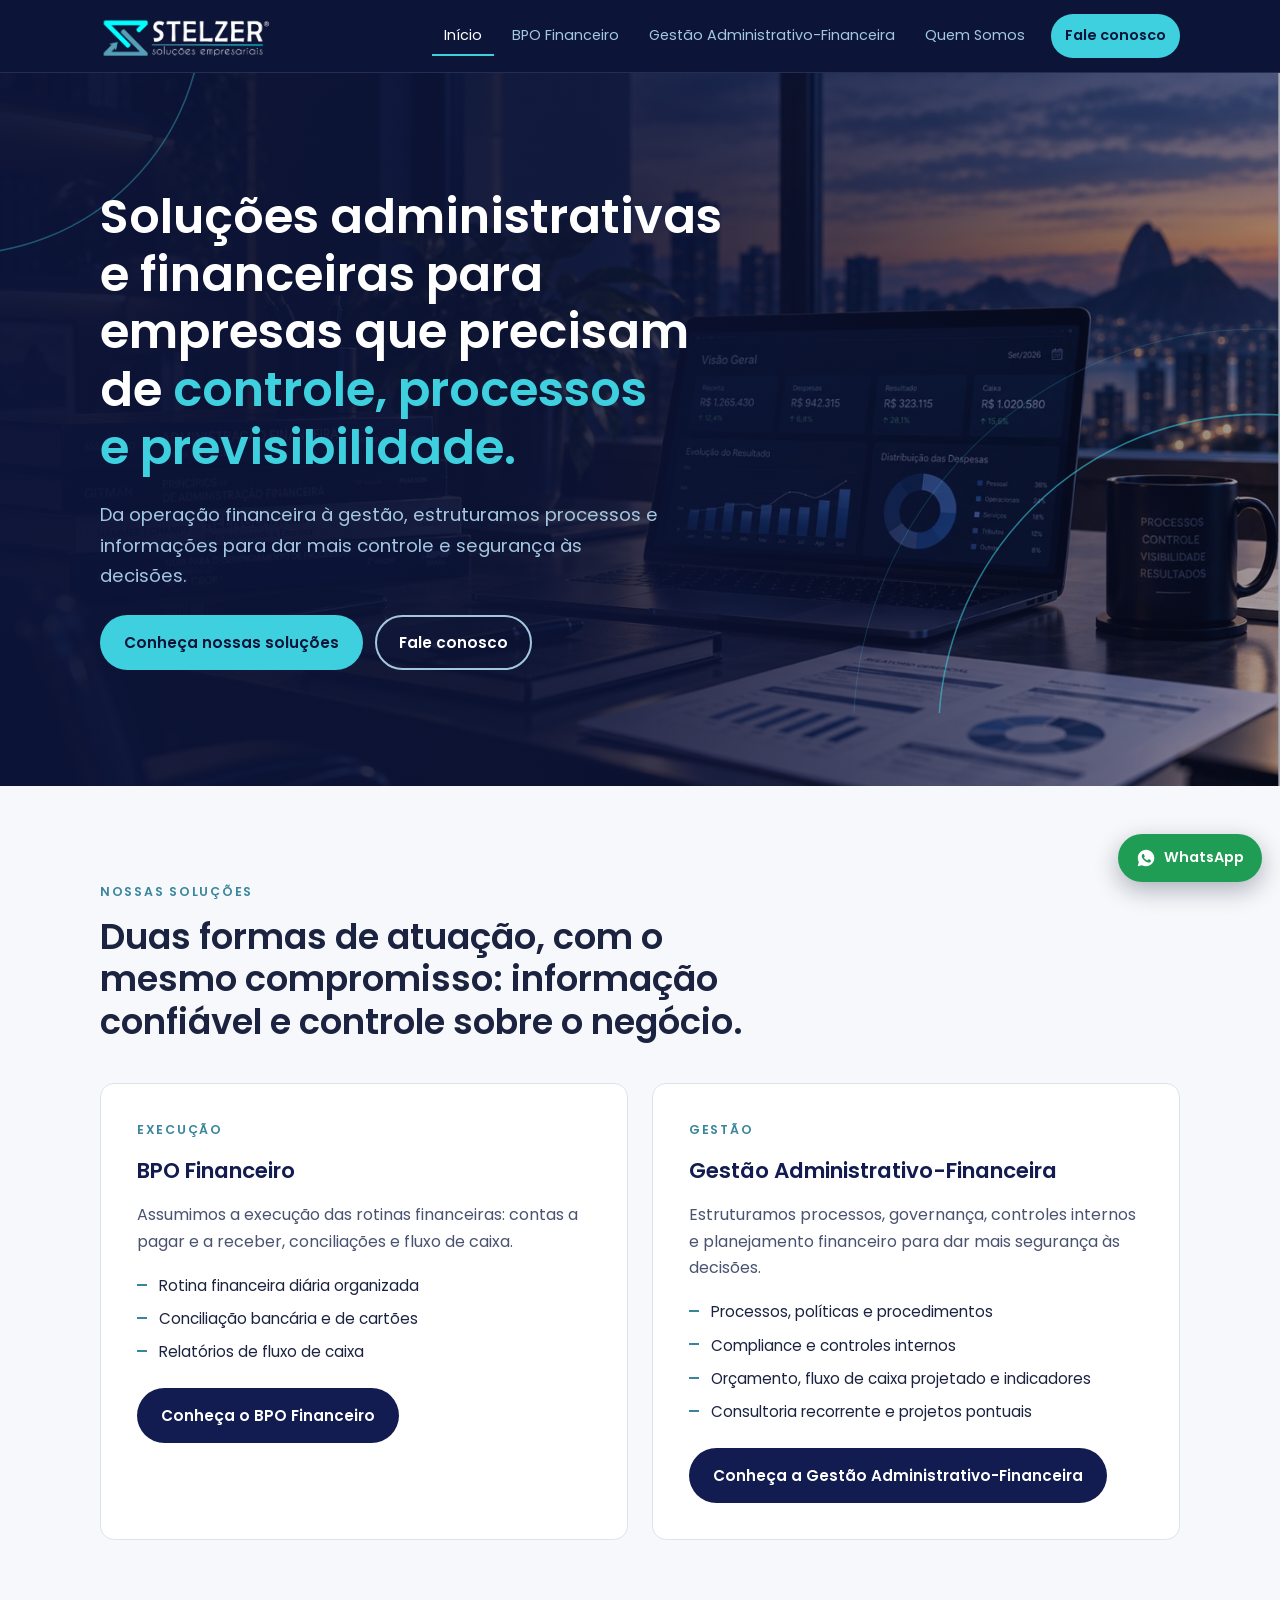
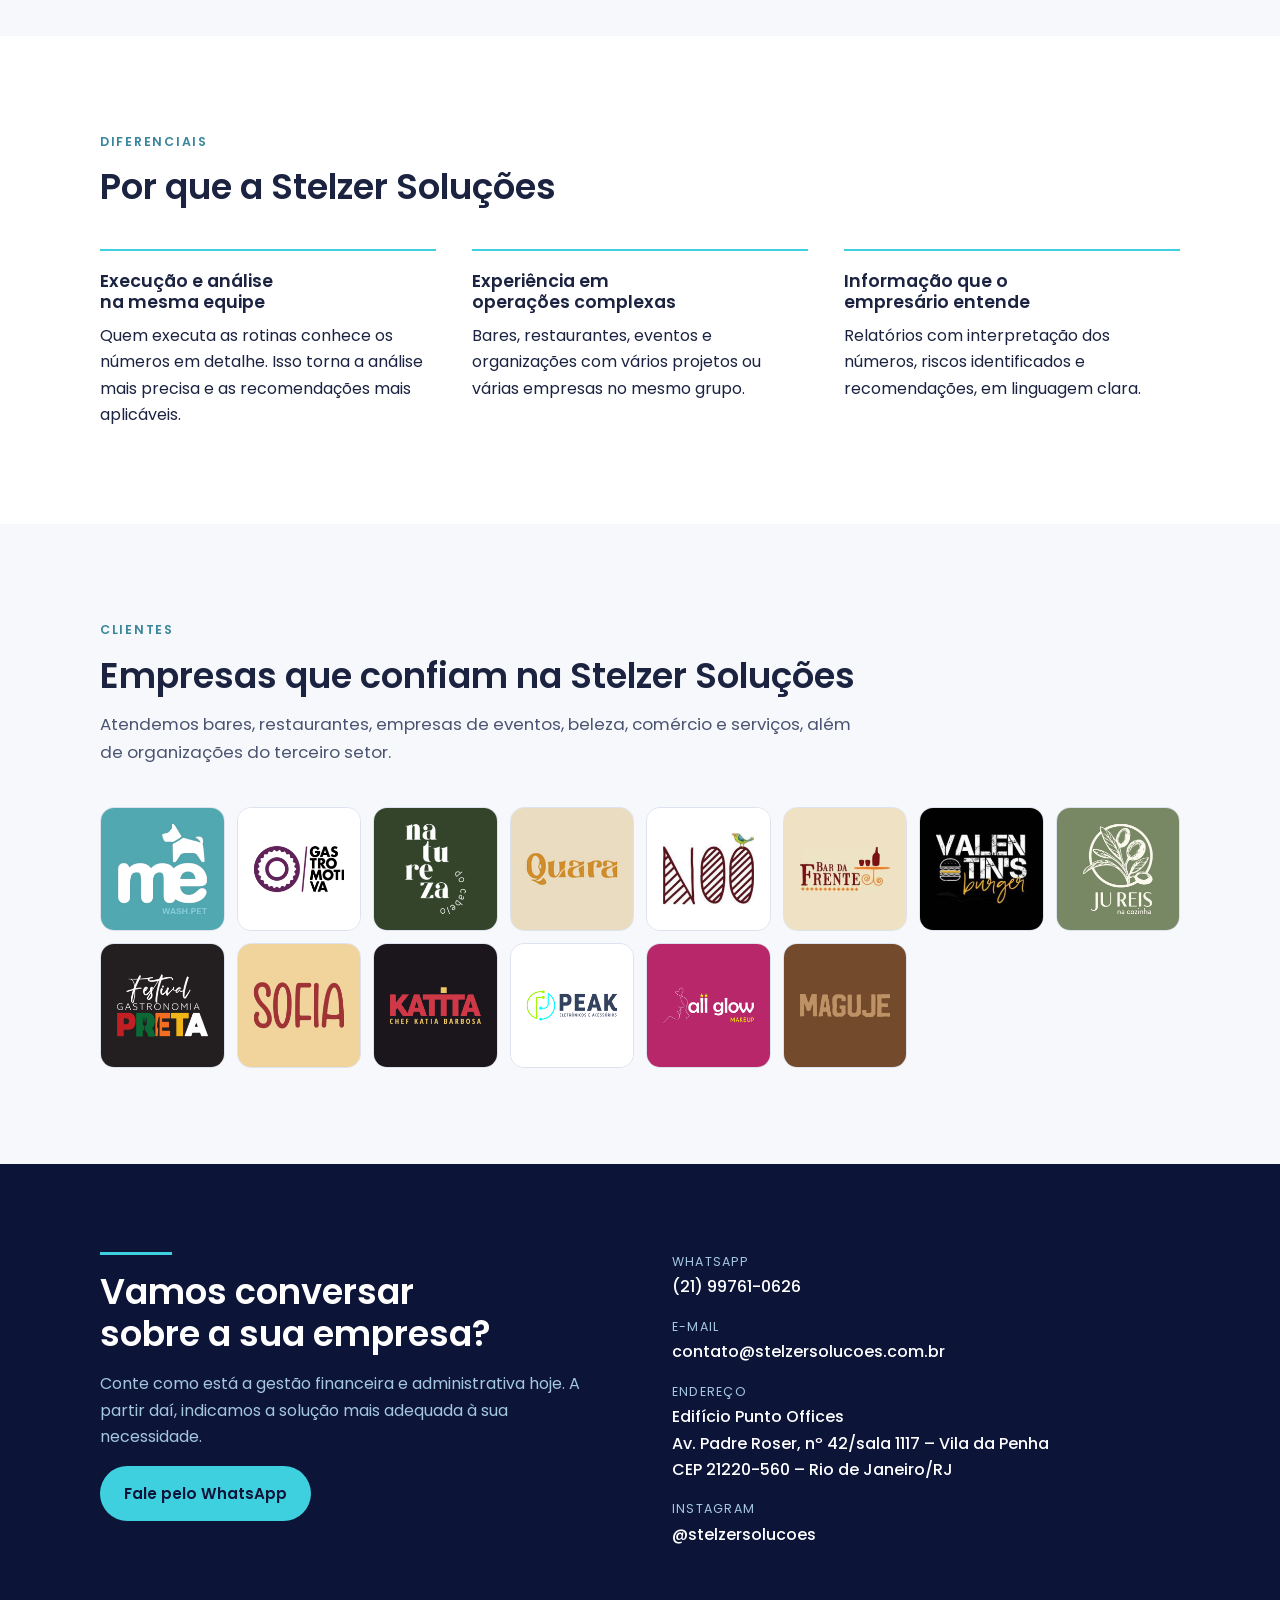
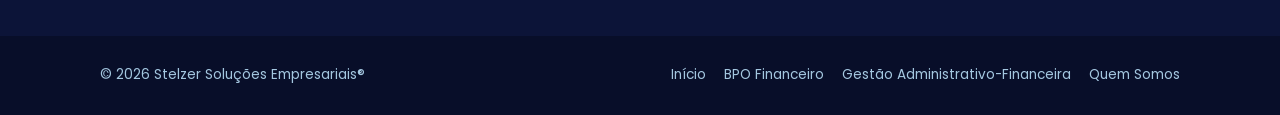
<file: index.html>
<!doctype html>
<html lang="pt-BR">
<head>
<meta charset="utf-8">
<meta name="viewport" content="width=device-width, initial-scale=1, viewport-fit=cover">
<title>Stelzer Soluções Empresariais</title>
<meta name="claude:viewport-fit-sides" content="cover">
<meta name="description" content="BPO Financeiro e Gestão Administrativo-Financeira para empresas que precisam de controle, processos e previsibilidade. Rio de Janeiro.">
<meta property="og:title" content="Stelzer Soluções Empresariais">
<meta property="og:description" content="BPO Financeiro e Gestão Administrativo-Financeira para empresas que precisam de controle, processos e previsibilidade. Rio de Janeiro.">
<meta property="og:type" content="website">
<meta property="og:locale" content="pt_BR">
<meta property="og:site_name" content="Stelzer Soluções Empresariais">
<meta property="og:url" content="https://stelzersolucoes.com.br/">
<meta property="og:image" content="https://stelzersolucoes.com.br/imagens/compartilhamento.jpg">
<meta property="og:image:width" content="1200">
<meta property="og:image:height" content="630">
<meta property="og:image:alt" content="Stelzer Soluções Empresariais: soluções administrativas e financeiras para empresas">
<meta name="twitter:card" content="summary_large_image">
<link rel="preconnect" href="https://fonts.googleapis.com">
<link rel="preconnect" href="https://fonts.gstatic.com" crossorigin>
<link rel="stylesheet" href="https://fonts.googleapis.com/css2?family=Poppins:ital,wght@0,400;0,500;0,600;1,400&display=swap">
<link rel="stylesheet" href="estilo.css">
</head>
<body>
<header class="topo">
  <div class="wrap">
    <a class="marca" href="index.html" aria-label="Stelzer Soluções Empresariais, página inicial">
      <img src="imagens/logo.png" alt="Stelzer Soluções Empresariais" data-fallback="sem-logo">
      <span class="marca-texto">STELZER<small>soluções empresariais</small></span>
    </a>
    <button class="menu-botao" type="button" id="menu-botao" aria-expanded="false" aria-controls="menu">Menu</button>
    <nav class="menu" id="menu" aria-label="Menu principal">
        <a href="index.html" aria-current="page">Início</a>
        <a href="bpo-financeiro.html">BPO Financeiro</a>
        <a href="gestao-administrativo-financeira.html">Gestão Administrativo-Financeira</a>
        <a href="a-stelzer.html">Quem Somos</a>
        <a class="btn btn-primario btn-sm" href="https://wa.me/5521997610626?text=Ol%C3%A1%21%20Vim%20pelo%20site%20da%20Stelzer%20Solu%C3%A7%C3%B5es%20e%20gostaria%20de%20conversar%20sobre%20a%20gest%C3%A3o%20da%20minha%20empresa." target="_blank" rel="noopener">Fale conosco</a>
    </nav>
  </div>
</header>
<main>
<section class="capa">
  <div class="fundo"><img src="imagens/capa.jpg" alt="" data-fallback="sem-img"></div>
  <svg class="arcos" viewBox="0 0 1200 600" preserveAspectRatio="xMidYMid slice" aria-hidden="true">
      <circle cx="1180" cy="620" r="300" fill="none" stroke="#3fd0e0" stroke-opacity="0.55" stroke-width="1.5"/>
      <circle cx="1180" cy="620" r="380" fill="none" stroke="#3fd0e0" stroke-opacity="0.18" stroke-width="1"/>
      <circle cx="-40" cy="-60" r="230" fill="none" stroke="#3fd0e0" stroke-opacity="0.35" stroke-width="1.5"/>
    </svg>
  <div class="wrap">
    <div class="capa-conteudo">
      <h1>Soluções administrativas e financeiras para empresas que precisam de <span class="destaque">controle, processos e previsibilidade.</span></h1>
      <p>Da operação financeira à gestão, estruturamos processos e informações para dar mais controle e segurança às decisões.</p>
      <div class="botoes">
        <a class="btn btn-primario" href="#solucoes">Conheça nossas soluções</a>
        <a class="btn btn-contorno" href="https://wa.me/5521997610626?text=Ol%C3%A1%21%20Vim%20pelo%20site%20da%20Stelzer%20Solu%C3%A7%C3%B5es%20e%20gostaria%20de%20conversar%20sobre%20a%20gest%C3%A3o%20da%20minha%20empresa." target="_blank" rel="noopener">Fale conosco</a>
      </div>
    </div>
  </div>
</section>

<section class="faixa clara" id="solucoes">
  <div class="wrap">
    <div class="cabeca">
      <span class="eyebrow">Nossas soluções</span>
      <h2>Duas formas de atuação, com o mesmo compromisso: informação confiável e controle sobre o negócio.</h2>
    </div>
    <div class="frentes">
      <article class="frente">
        <span class="eyebrow">Execução</span>
        <h3>BPO Financeiro</h3>
        <p>Assumimos a execução das rotinas financeiras: contas a pagar e a receber, conciliações e fluxo de caixa.</p>
        <ul>
          <li>Rotina financeira diária organizada</li>
          <li>Conciliação bancária e de cartões</li>
          <li>Relatórios de fluxo de caixa</li>
        </ul>
        <a class="btn btn-escuro" href="bpo-financeiro.html">Conheça o BPO Financeiro</a>
      </article>
      <article class="frente">
        <span class="eyebrow">Gestão</span>
        <h3>Gestão Administrativo-Financeira</h3>
        <p>Estruturamos processos, governança, controles internos e planejamento financeiro para dar mais segurança às decisões.</p>
        <ul>
          <li>Processos, políticas e procedimentos</li>
          <li>Compliance e controles internos</li>
          <li>Orçamento, fluxo de caixa projetado e indicadores</li>
          <li>Consultoria recorrente e projetos pontuais</li>
        </ul>
        <a class="btn btn-escuro" href="gestao-administrativo-financeira.html">Conheça a Gestão Administrativo-Financeira</a>
      </article>
    </div>
  </div>
</section>

<section class="faixa">
  <div class="wrap">
    <div class="cabeca">
      <span class="eyebrow">Diferenciais</span>
      <h2>Por que a Stelzer Soluções</h2>
    </div>
    <div class="trio">
      <div>
        <h3>Execução e análise na mesma equipe</h3>
        <p>Quem executa as rotinas conhece os números em detalhe. Isso torna a análise mais precisa e as recomendações mais aplicáveis.</p>
      </div>
      <div>
        <h3>Experiência em operações complexas</h3>
        <p>Bares, restaurantes, eventos e organizações com vários projetos ou várias empresas no mesmo grupo.</p>
      </div>
      <div>
        <h3>Informação que o empresário entende</h3>
        <p>Relatórios com interpretação dos números, riscos identificados e recomendações, em linguagem clara.</p>
      </div>
    </div>
  </div>
</section>

<section class="faixa clara">
  <div class="wrap">
    <div class="cabeca">
      <span class="eyebrow">Clientes</span>
      <h2>Empresas que confiam na Stelzer Soluções</h2>
      <p>Atendemos bares, restaurantes, empresas de eventos, beleza, comércio e serviços, além de organizações do terceiro setor.</p>
    </div>
    <div class="clientes">
      <div class="cliente"><img src="imagens/clientes/me-wash.png" alt="Me Wash" data-fallback="sem-img" loading="lazy"><span>Me Wash</span></div>
      <div class="cliente"><img src="imagens/clientes/gastromotiva.png" alt="Gastromotiva" data-fallback="sem-img" loading="lazy"><span>Gastromotiva</span></div>
      <div class="cliente"><img src="imagens/clientes/natureza-do-cabelo.png" alt="Natureza do Cabelo" data-fallback="sem-img" loading="lazy"><span>Natureza do Cabelo</span></div>
      <div class="cliente"><img src="imagens/clientes/espaco-quara.png" alt="Espaço Quara" data-fallback="sem-img" loading="lazy"><span>Espaço Quara</span></div>
      <div class="cliente"><img src="imagens/clientes/noo-cachacaria.png" alt="Noo Cachaçaria" data-fallback="sem-img" loading="lazy"><span>Noo Cachaçaria</span></div>
      <div class="cliente"><img src="imagens/clientes/bar-da-frente.png" alt="Bar da Frente" data-fallback="sem-img" loading="lazy"><span>Bar da Frente</span></div>
      <div class="cliente"><img src="imagens/clientes/valentins-burger.png" alt="Valentin’s Burger" data-fallback="sem-img" loading="lazy"><span>Valentin’s Burger</span></div>
      <div class="cliente"><img src="imagens/clientes/ju-reis.png" alt="Ju Reis na Cozinha" data-fallback="sem-img" loading="lazy"><span>Ju Reis na Cozinha</span></div>
      <div class="cliente"><img src="imagens/clientes/festival-gastronomia-preta.png" alt="Festival Gastronomia Preta" data-fallback="sem-img" loading="lazy"><span>Festival Gastronomia Preta</span></div>
      <div class="cliente"><img src="imagens/clientes/sofia.png" alt="Sofia Restaurante" data-fallback="sem-img" loading="lazy"><span>Sofia Restaurante</span></div>
      <div class="cliente"><img src="imagens/clientes/katita.png" alt="Katita Chef Katia Barbosa" data-fallback="sem-img" loading="lazy"><span>Katita Chef Katia Barbosa</span></div>
      <div class="cliente"><img src="imagens/clientes/peak.png" alt="Peak Eletrônicos" data-fallback="sem-img" loading="lazy"><span>Peak Eletrônicos</span></div>
      <div class="cliente"><img src="imagens/clientes/all-glow.png" alt="All Glow Makeup" data-fallback="sem-img" loading="lazy"><span>All Glow Makeup</span></div>
      <div class="cliente"><img src="imagens/clientes/maguje.png" alt="Maguje" data-fallback="sem-img" loading="lazy"><span>Maguje</span></div>
    </div>
  </div>
</section>
<section class="contato" id="contato">
  <div class="wrap duas">
    <div class="texto">
      <hr class="rule">
      <h2>Vamos conversar sobre a sua empresa?</h2>
      <p>Conte como está a gestão financeira e administrativa hoje. A partir daí, indicamos a solução mais adequada à sua necessidade.</p>
      <div class="botoes"><a class="btn btn-primario" href="https://wa.me/5521997610626?text=Ol%C3%A1%21%20Vim%20pelo%20site%20da%20Stelzer%20Solu%C3%A7%C3%B5es%20e%20gostaria%20de%20conversar%20sobre%20a%20gest%C3%A3o%20da%20minha%20empresa." target="_blank" rel="noopener">Fale pelo WhatsApp</a></div>
    </div>
    <div class="canais">
      <div class="canal"><small>WhatsApp</small><a href="https://wa.me/5521997610626?text=Ol%C3%A1%21%20Vim%20pelo%20site%20da%20Stelzer%20Solu%C3%A7%C3%B5es%20e%20gostaria%20de%20conversar%20sobre%20a%20gest%C3%A3o%20da%20minha%20empresa." target="_blank" rel="noopener">(21) 99761-0626</a></div>
      <div class="canal"><small>E-mail</small><span>contato@stelzersolucoes.com.br</span></div>
      <div class="canal"><small>Endereço</small><a href="https://www.google.com/maps/search/?api=1&amp;query=Avenida+Padre+Roser+42+Vila+da+Penha+Rio+de+Janeiro+RJ+21220-560" target="_blank" rel="noopener">Edifício Punto Offices<br>Av. Padre Roser, nº 42/sala 1117 – Vila&nbsp;da&nbsp;Penha<br>CEP 21220-560 – Rio de Janeiro/RJ</a></div>
      <div class="canal"><small>Instagram</small><a href="https://www.instagram.com/stelzersolucoes/" target="_blank" rel="noopener">@stelzersolucoes</a></div>
    </div>
  </div>
</section>
</main>
<footer class="rodape">
  <div class="wrap">
    <span>© 2026 Stelzer Soluções Empresariais®</span>
    <nav aria-label="Rodapé"><a href="index.html">Início</a> <a href="bpo-financeiro.html">BPO Financeiro</a> <a href="gestao-administrativo-financeira.html">Gestão Administrativo-Financeira</a> <a href="a-stelzer.html">Quem Somos</a></nav>
  </div>
</footer>
<a class="zap" href="https://wa.me/5521997610626?text=Ol%C3%A1%21%20Vim%20pelo%20site%20da%20Stelzer%20Solu%C3%A7%C3%B5es%20e%20gostaria%20de%20conversar%20sobre%20a%20gest%C3%A3o%20da%20minha%20empresa." target="_blank" rel="noopener" aria-label="Fale conosco pelo WhatsApp"><svg viewBox="0 0 24 24" aria-hidden="true"><path d="M12.04 2C6.58 2 2.13 6.45 2.13 11.91c0 1.75.46 3.45 1.32 4.95L2.05 22l5.25-1.38a9.9 9.9 0 0 0 4.74 1.21h.01c5.46 0 9.91-4.45 9.91-9.91C21.96 6.45 17.5 2 12.04 2zm5.8 14.06c-.24.68-1.42 1.3-1.95 1.34-.5.05-.97.23-3.27-.68-2.76-1.09-4.5-3.92-4.64-4.1-.13-.18-1.1-1.47-1.1-2.8 0-1.33.7-1.99.95-2.26.24-.27.53-.34.71-.34h.51c.16 0 .38-.06.6.46.23.54.77 1.87.84 2.01.07.13.11.29.02.47-.09.18-.13.29-.27.45-.13.16-.28.35-.4.47-.13.13-.27.28-.12.55.16.27.7 1.15 1.5 1.86 1.03.92 1.9 1.2 2.17 1.34.27.13.43.11.58-.07.16-.18.67-.78.85-1.05.18-.27.36-.22.6-.13.25.09 1.57.74 1.84.87.27.13.45.2.51.31.07.11.07.65-.17 1.33z"/></svg><span>WhatsApp</span></a>
<script>
  (function () {
    var botao = document.getElementById("menu-botao");
    var menu = document.getElementById("menu");
    if (botao && menu) {
      botao.addEventListener("click", function () {
        var aberto = menu.classList.toggle("aberto");
        botao.setAttribute("aria-expanded", aberto ? "true" : "false");
      });
    }
    // Quando uma imagem ainda não foi adicionada à pasta, mostra o texto alternativo no lugar.
    document.querySelectorAll("img[data-fallback]").forEach(function (img) {
      var alvo = img.closest(".marca, .cliente, .foto") || img.parentElement;
      var falhou = function () { alvo.classList.add(img.getAttribute("data-fallback")); };
      if (img.complete && img.naturalWidth === 0) falhou();
      img.addEventListener("error", falhou);
    });
  })();
</script>
</body>
</html>
</file>
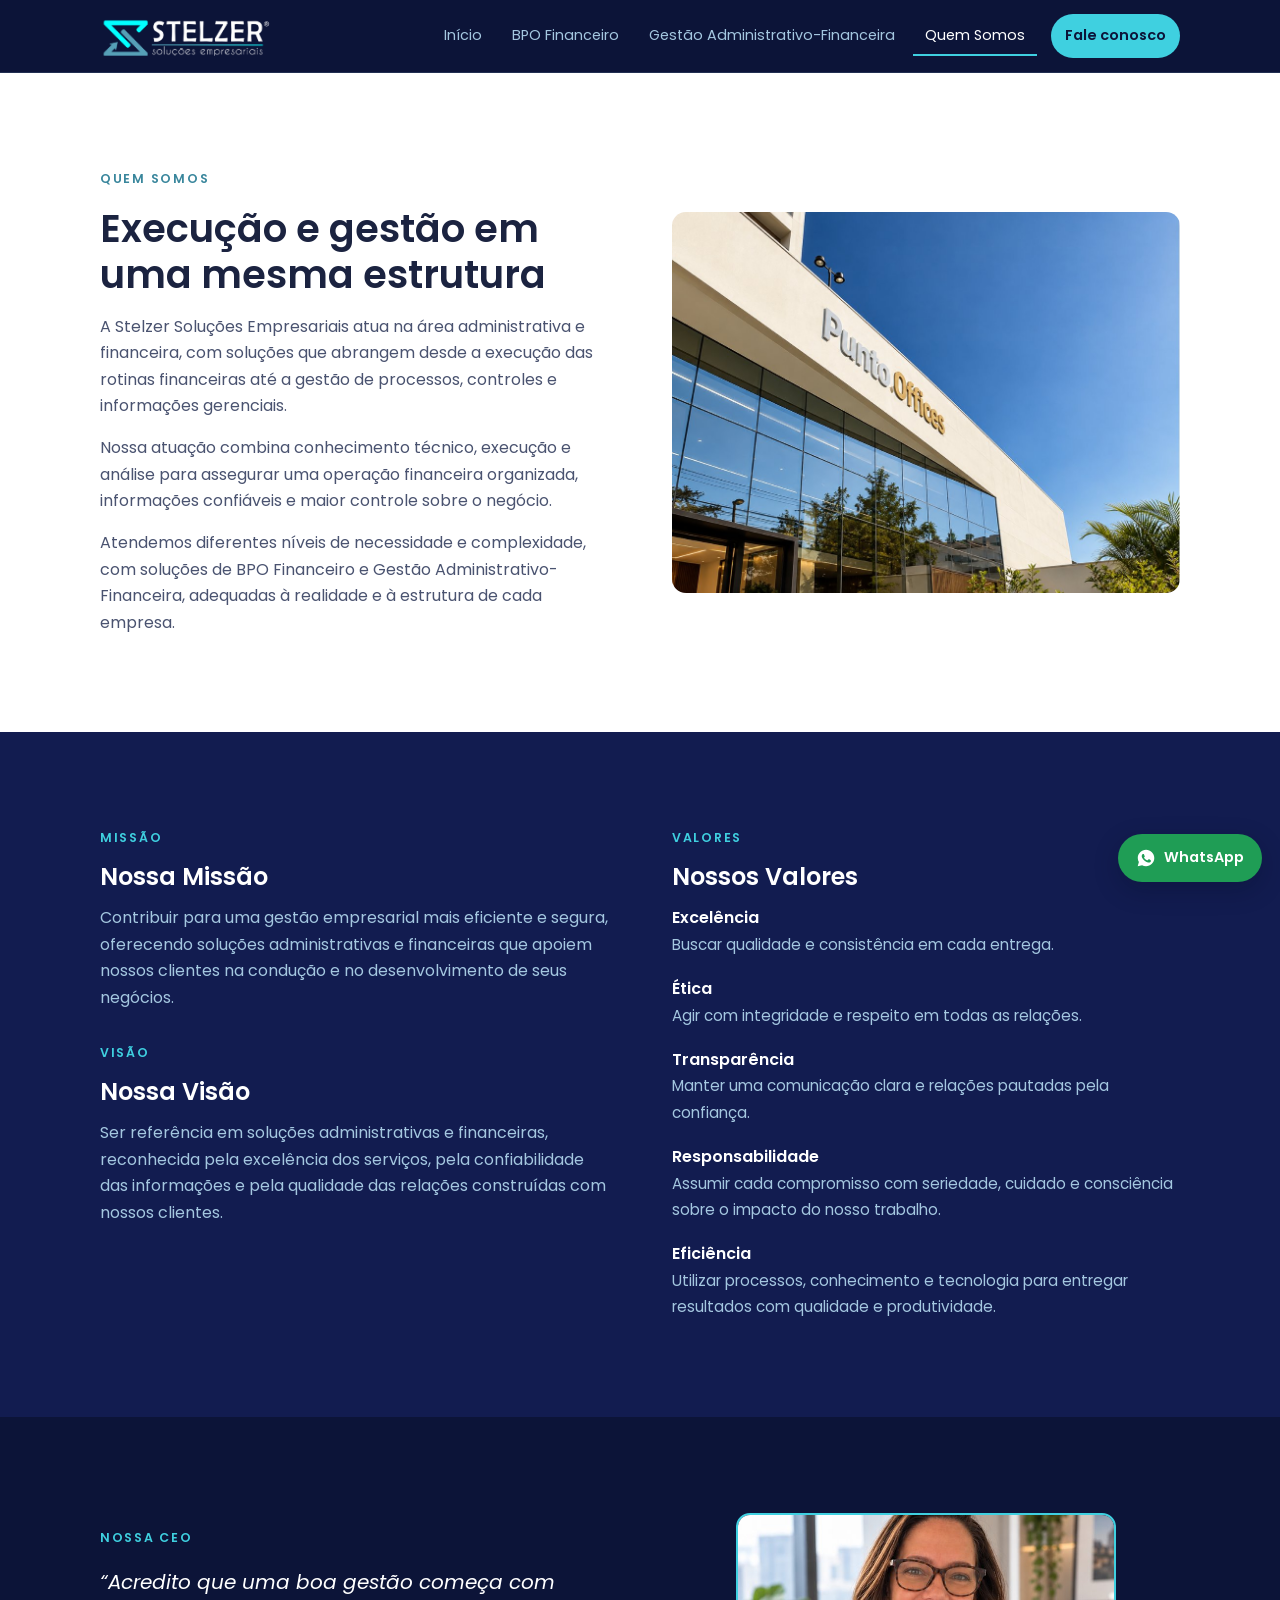
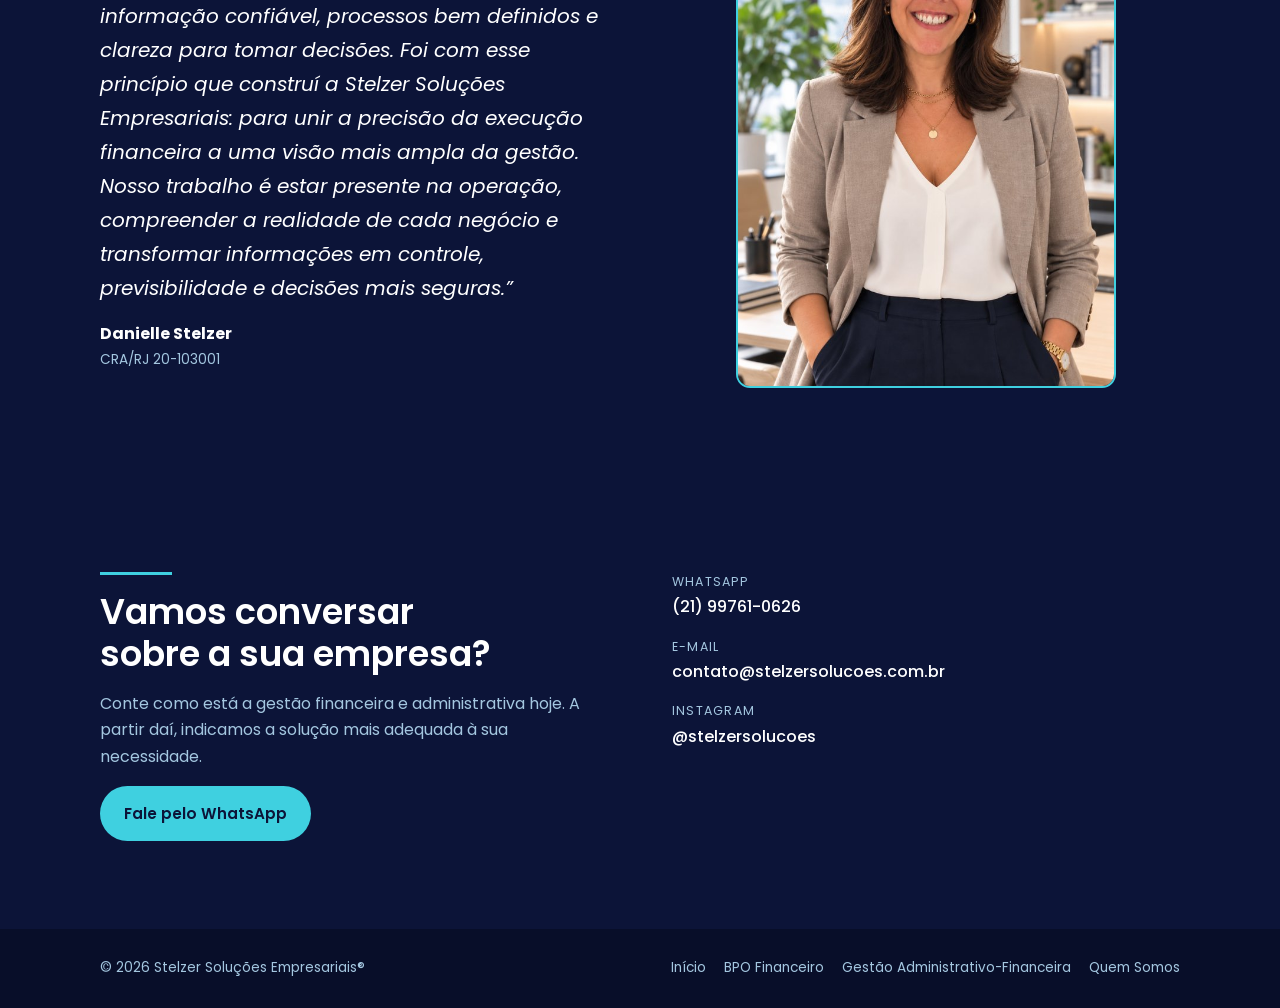
<file: a-stelzer.html>
<!doctype html>
<html lang="pt-BR">
<head>
<meta charset="utf-8">
<meta name="viewport" content="width=device-width, initial-scale=1, viewport-fit=cover">
<title>Quem Somos | Stelzer Soluções</title>
<meta name="claude:viewport-fit-sides" content="cover">
<meta name="description" content="Conheça a Stelzer Soluções Empresariais: quem somos, missão, visão, valores e a palavra da nossa CEO, Danielle Stelzer.">
<meta property="og:title" content="Quem Somos | Stelzer Soluções">
<meta property="og:description" content="Conheça a Stelzer Soluções Empresariais: quem somos, missão, visão, valores e a palavra da nossa CEO, Danielle Stelzer.">
<meta property="og:type" content="website">
<meta property="og:locale" content="pt_BR">
<meta property="og:site_name" content="Stelzer Soluções Empresariais">
<meta property="og:url" content="https://stelzersolucoes.com.br/a-stelzer.html">
<meta property="og:image" content="https://stelzersolucoes.com.br/imagens/compartilhamento.jpg">
<meta property="og:image:width" content="1200">
<meta property="og:image:height" content="630">
<meta property="og:image:alt" content="Stelzer Soluções Empresariais: soluções administrativas e financeiras para empresas">
<meta name="twitter:card" content="summary_large_image">
<link rel="preconnect" href="https://fonts.googleapis.com">
<link rel="preconnect" href="https://fonts.gstatic.com" crossorigin>
<link rel="stylesheet" href="https://fonts.googleapis.com/css2?family=Poppins:ital,wght@0,400;0,500;0,600;1,400&display=swap">
<link rel="stylesheet" href="estilo.css">
</head>
<body>
<header class="topo">
  <div class="wrap">
    <a class="marca" href="index.html" aria-label="Stelzer Soluções Empresariais, página inicial">
      <img src="imagens/logo.png" alt="Stelzer Soluções Empresariais" data-fallback="sem-logo">
      <span class="marca-texto">STELZER<small>soluções empresariais</small></span>
    </a>
    <button class="menu-botao" type="button" id="menu-botao" aria-expanded="false" aria-controls="menu">Menu</button>
    <nav class="menu" id="menu" aria-label="Menu principal">
        <a href="index.html">Início</a>
        <a href="bpo-financeiro.html">BPO Financeiro</a>
        <a href="gestao-administrativo-financeira.html">Gestão Administrativo-Financeira</a>
        <a href="a-stelzer.html" aria-current="page">Quem Somos</a>
        <a class="btn btn-primario btn-sm" href="https://wa.me/5521997610626?text=Ol%C3%A1%21%20Vim%20pelo%20site%20da%20Stelzer%20Solu%C3%A7%C3%B5es%20e%20gostaria%20de%20conversar%20sobre%20a%20gest%C3%A3o%20da%20minha%20empresa." target="_blank" rel="noopener">Fale conosco</a>
    </nav>
  </div>
</header>
<main>
<section class="faixa">
  <div class="wrap duas">
    <div class="texto">
      <span class="eyebrow">Quem somos</span>
      <h1 style="font-size:clamp(1.8rem,3.6vw,2.4rem)">Execução e gestão em uma mesma estrutura</h1>
      <p>A Stelzer Soluções Empresariais atua na área administrativa e financeira, com soluções que abrangem desde a execução das rotinas financeiras até a gestão de processos, controles e informações gerenciais.</p>
      <p>Nossa atuação combina conhecimento técnico, execução e análise para assegurar uma operação financeira organizada, informações confiáveis e maior controle sobre o negócio.</p>
      <p>Atendemos diferentes níveis de necessidade e complexidade, com soluções de BPO Financeiro e Gestão Administrativo-Financeira, adequadas à realidade e à estrutura de cada empresa.</p>
    </div>
    <div class="foto">
      <img src="imagens/fachada.jpg" alt="Fachada do prédio onde fica o escritório da Stelzer Soluções" data-fallback="sem-img" loading="lazy">
      <span class="vazio">Foto da fachada<br>imagens/fachada.jpg</span>
    </div>
  </div>
</section>

<section class="faixa dark">
  <div class="wrap mvv">
    <div>
      <span class="eyebrow">Missão</span>
      <h2>Nossa Missão</h2>
      <p>Contribuir para uma gestão empresarial mais eficiente e segura, oferecendo soluções administrativas e financeiras que apoiem nossos clientes na condução e no desenvolvimento de seus negócios.</p>
      <span class="eyebrow" style="margin-top:18px">Visão</span>
      <h2>Nossa Visão</h2>
      <p>Ser referência em soluções administrativas e financeiras, reconhecida pela excelência dos serviços, pela confiabilidade das informações e pela qualidade das relações construídas com nossos clientes.</p>
    </div>
    <div>
      <span class="eyebrow">Valores</span>
      <h2>Nossos Valores</h2>
      <ul class="valores">
        <li><strong>Excelência</strong><span>Buscar qualidade e consistência em cada entrega.</span></li>
        <li><strong>Ética</strong><span>Agir com integridade e respeito em todas as relações.</span></li>
        <li><strong>Transparência</strong><span>Manter uma comunicação clara e relações pautadas pela confiança.</span></li>
        <li><strong>Responsabilidade</strong><span>Assumir cada compromisso com seriedade, cuidado e consciência sobre o impacto do nosso trabalho.</span></li>
        <li><strong>Eficiência</strong><span>Utilizar processos, conhecimento e tecnologia para entregar resultados com qualidade e produtividade.</span></li>
      </ul>
    </div>
  </div>
</section>

<section class="faixa dark" style="background:var(--navy-deep)">
  <div class="wrap duas">
    <div class="texto">
      <span class="eyebrow">Nossa CEO</span>
      <blockquote class="fala">“Acredito que uma boa gestão começa com informação confiável, processos bem definidos e clareza para tomar decisões. Foi com esse princípio que construí a Stelzer Soluções Empresariais: para unir a precisão da execução financeira a uma visão mais ampla da gestão. Nosso trabalho é estar presente na operação, compreender a realidade de cada negócio e transformar informações em controle, previsibilidade e decisões mais seguras.”</blockquote>
      <div class="assinatura"><strong>Danielle Stelzer</strong><span>CRA/RJ 20-103001</span></div>
    </div>
    <div class="foto retrato">
      <img src="imagens/ceo.jpg" alt="Danielle Stelzer, CEO da Stelzer Soluções Empresariais" data-fallback="sem-img" loading="lazy">
      <span class="vazio">Foto da CEO<br>imagens/ceo.jpg</span>
    </div>
  </div>
</section>
<section class="contato" id="contato">
  <div class="wrap duas">
    <div class="texto">
      <hr class="rule">
      <h2>Vamos conversar sobre a sua empresa?</h2>
      <p>Conte como está a gestão financeira e administrativa hoje. A partir daí, indicamos a solução mais adequada à sua necessidade.</p>
      <div class="botoes"><a class="btn btn-primario" href="https://wa.me/5521997610626?text=Ol%C3%A1%21%20Vim%20pelo%20site%20da%20Stelzer%20Solu%C3%A7%C3%B5es%20e%20gostaria%20de%20conversar%20sobre%20a%20gest%C3%A3o%20da%20minha%20empresa." target="_blank" rel="noopener">Fale pelo WhatsApp</a></div>
    </div>
    <div class="canais">
      <div class="canal"><small>WhatsApp</small><a href="https://wa.me/5521997610626?text=Ol%C3%A1%21%20Vim%20pelo%20site%20da%20Stelzer%20Solu%C3%A7%C3%B5es%20e%20gostaria%20de%20conversar%20sobre%20a%20gest%C3%A3o%20da%20minha%20empresa." target="_blank" rel="noopener">(21) 99761-0626</a></div>
      <div class="canal"><small>E-mail</small><span>contato@stelzersolucoes.com.br</span></div>
      <div class="canal"><small>Instagram</small><a href="https://www.instagram.com/stelzersolucoes/" target="_blank" rel="noopener">@stelzersolucoes</a></div>
    </div>
  </div>
</section>
</main>
<footer class="rodape">
  <div class="wrap">
    <span>© 2026 Stelzer Soluções Empresariais®</span>
    <nav aria-label="Rodapé"><a href="index.html">Início</a> <a href="bpo-financeiro.html">BPO Financeiro</a> <a href="gestao-administrativo-financeira.html">Gestão Administrativo-Financeira</a> <a href="a-stelzer.html">Quem Somos</a></nav>
  </div>
</footer>
<a class="zap" href="https://wa.me/5521997610626?text=Ol%C3%A1%21%20Vim%20pelo%20site%20da%20Stelzer%20Solu%C3%A7%C3%B5es%20e%20gostaria%20de%20conversar%20sobre%20a%20gest%C3%A3o%20da%20minha%20empresa." target="_blank" rel="noopener" aria-label="Fale conosco pelo WhatsApp"><svg viewBox="0 0 24 24" aria-hidden="true"><path d="M12.04 2C6.58 2 2.13 6.45 2.13 11.91c0 1.75.46 3.45 1.32 4.95L2.05 22l5.25-1.38a9.9 9.9 0 0 0 4.74 1.21h.01c5.46 0 9.91-4.45 9.91-9.91C21.96 6.45 17.5 2 12.04 2zm5.8 14.06c-.24.68-1.42 1.3-1.95 1.34-.5.05-.97.23-3.27-.68-2.76-1.09-4.5-3.92-4.64-4.1-.13-.18-1.1-1.47-1.1-2.8 0-1.33.7-1.99.95-2.26.24-.27.53-.34.71-.34h.51c.16 0 .38-.06.6.46.23.54.77 1.87.84 2.01.07.13.11.29.02.47-.09.18-.13.29-.27.45-.13.16-.28.35-.4.47-.13.13-.27.28-.12.55.16.27.7 1.15 1.5 1.86 1.03.92 1.9 1.2 2.17 1.34.27.13.43.11.58-.07.16-.18.67-.78.85-1.05.18-.27.36-.22.6-.13.25.09 1.57.74 1.84.87.27.13.45.2.51.31.07.11.07.65-.17 1.33z"/></svg><span>WhatsApp</span></a>
<script>
  (function () {
    var botao = document.getElementById("menu-botao");
    var menu = document.getElementById("menu");
    if (botao && menu) {
      botao.addEventListener("click", function () {
        var aberto = menu.classList.toggle("aberto");
        botao.setAttribute("aria-expanded", aberto ? "true" : "false");
      });
    }
    // Quando uma imagem ainda não foi adicionada à pasta, mostra o texto alternativo no lugar.
    document.querySelectorAll("img[data-fallback]").forEach(function (img) {
      var alvo = img.closest(".marca, .cliente, .foto") || img.parentElement;
      var falhou = function () { alvo.classList.add(img.getAttribute("data-fallback")); };
      if (img.complete && img.naturalWidth === 0) falhou();
      img.addEventListener("error", falhou);
    });
  })();
</script>
</body>
</html>
</file>
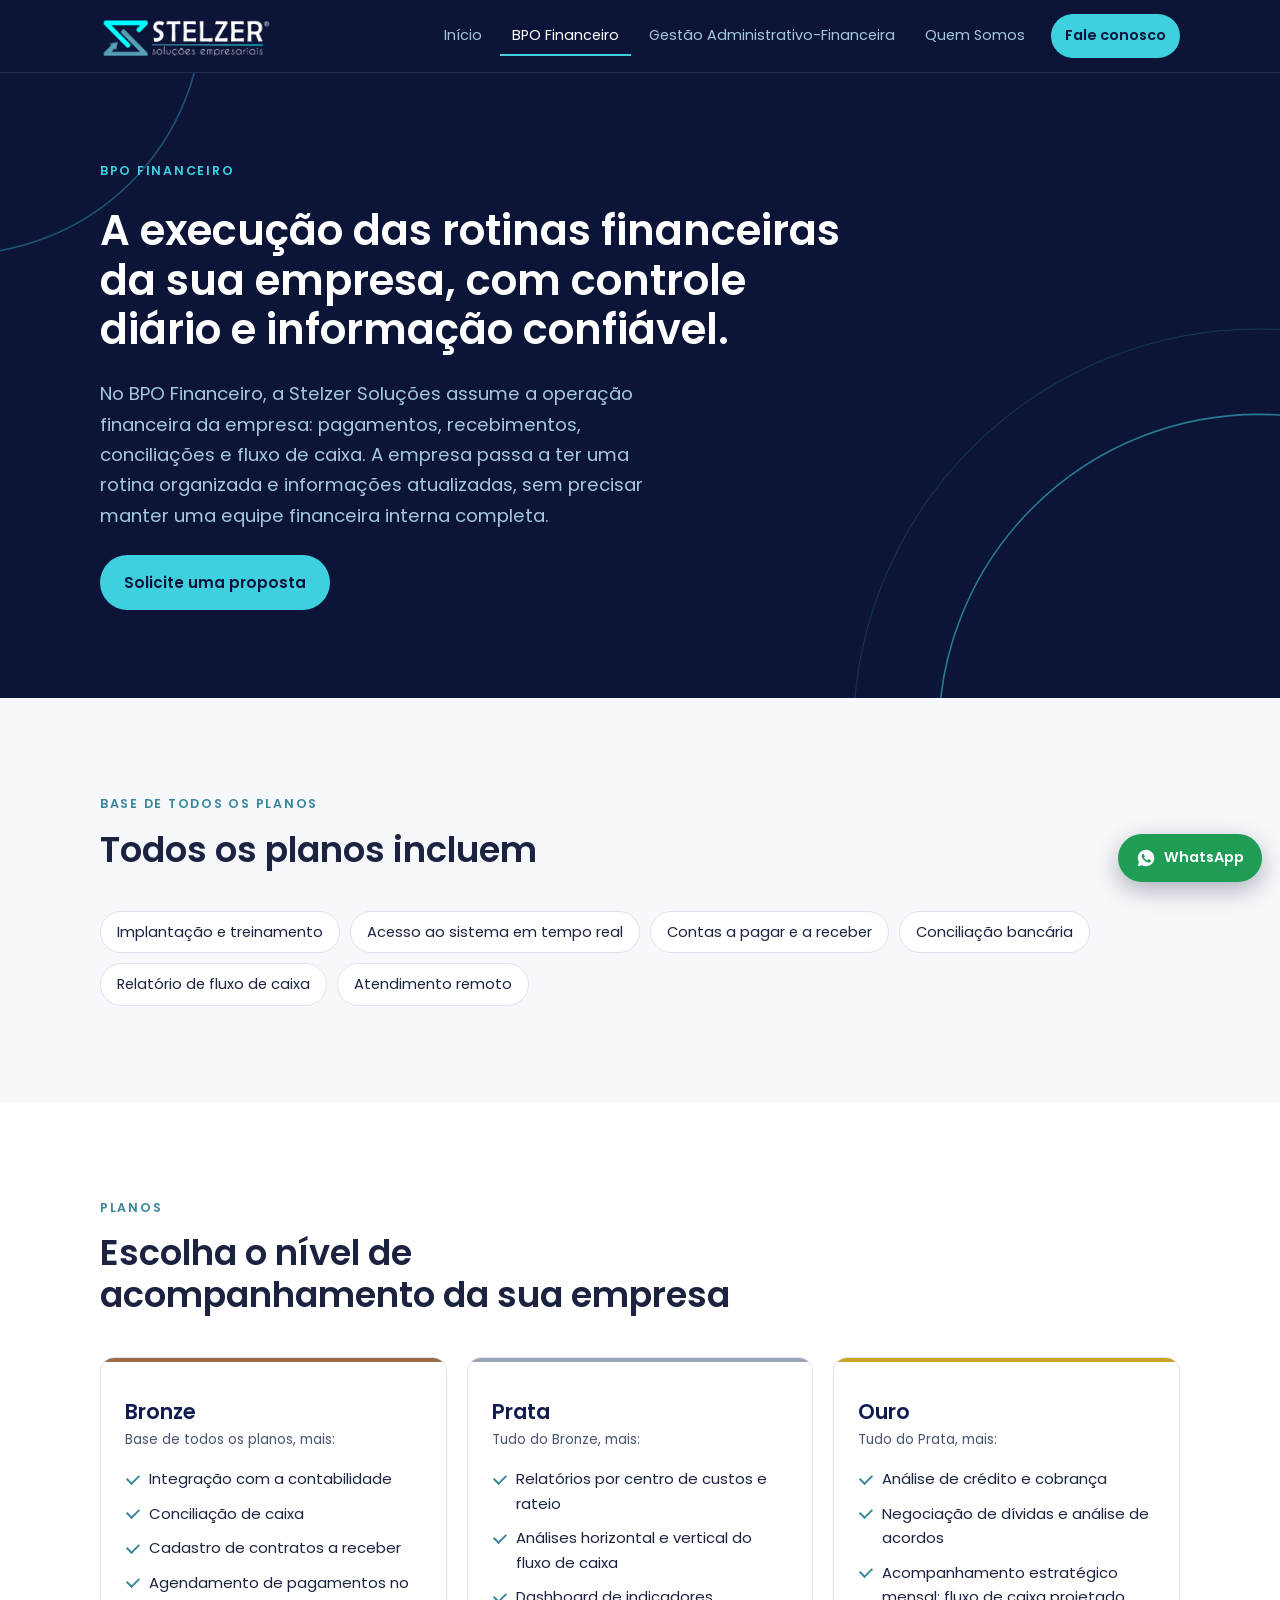
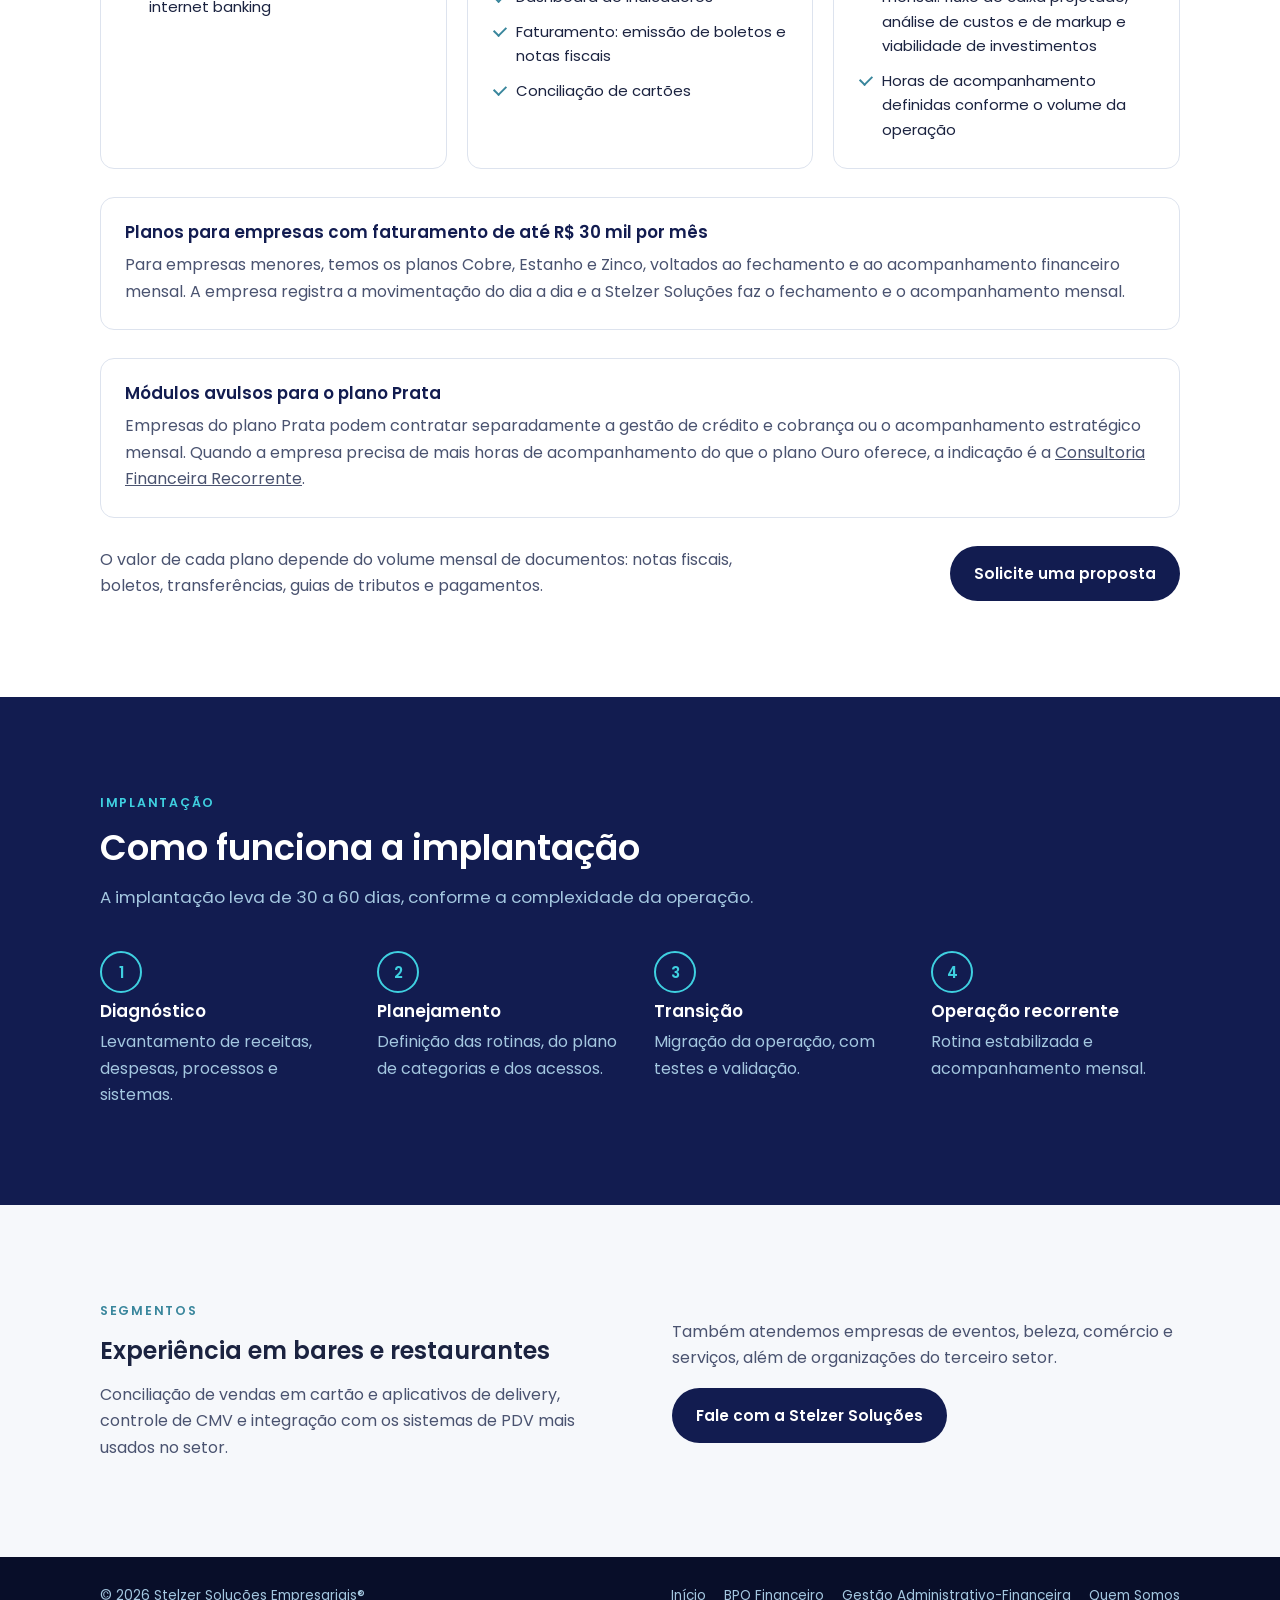
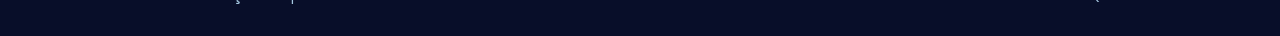
<file: bpo-financeiro.html>
<!doctype html>
<html lang="pt-BR">
<head>
<meta charset="utf-8">
<meta name="viewport" content="width=device-width, initial-scale=1, viewport-fit=cover">
<title>BPO Financeiro | Stelzer Soluções</title>
<meta name="claude:viewport-fit-sides" content="cover">
<meta name="description" content="BPO Financeiro para empresas e bares e restaurantes: contas a pagar e a receber, conciliação bancária e de cartões, fluxo de caixa e relatórios. Planos Bronze, Prata e Ouro.">
<meta property="og:title" content="BPO Financeiro | Stelzer Soluções">
<meta property="og:description" content="BPO Financeiro para empresas e bares e restaurantes: contas a pagar e a receber, conciliação bancária e de cartões, fluxo de caixa e relatórios. Planos Bronze, Prata e Ouro.">
<meta property="og:type" content="website">
<meta property="og:locale" content="pt_BR">
<meta property="og:site_name" content="Stelzer Soluções Empresariais">
<meta property="og:url" content="https://stelzersolucoes.com.br/bpo-financeiro.html">
<meta property="og:image" content="https://stelzersolucoes.com.br/imagens/compartilhamento.jpg">
<meta property="og:image:width" content="1200">
<meta property="og:image:height" content="630">
<meta property="og:image:alt" content="Stelzer Soluções Empresariais: soluções administrativas e financeiras para empresas">
<meta name="twitter:card" content="summary_large_image">
<link rel="preconnect" href="https://fonts.googleapis.com">
<link rel="preconnect" href="https://fonts.gstatic.com" crossorigin>
<link rel="stylesheet" href="https://fonts.googleapis.com/css2?family=Poppins:ital,wght@0,400;0,500;0,600;1,400&display=swap">
<link rel="stylesheet" href="estilo.css">
</head>
<body>
<header class="topo">
  <div class="wrap">
    <a class="marca" href="index.html" aria-label="Stelzer Soluções Empresariais, página inicial">
      <img src="imagens/logo.png" alt="Stelzer Soluções Empresariais" data-fallback="sem-logo">
      <span class="marca-texto">STELZER<small>soluções empresariais</small></span>
    </a>
    <button class="menu-botao" type="button" id="menu-botao" aria-expanded="false" aria-controls="menu">Menu</button>
    <nav class="menu" id="menu" aria-label="Menu principal">
        <a href="index.html">Início</a>
        <a href="bpo-financeiro.html" aria-current="page">BPO Financeiro</a>
        <a href="gestao-administrativo-financeira.html">Gestão Administrativo-Financeira</a>
        <a href="a-stelzer.html">Quem Somos</a>
        <a class="btn btn-primario btn-sm" href="https://wa.me/5521997610626?text=Ol%C3%A1%21%20Vim%20pelo%20site%20da%20Stelzer%20Solu%C3%A7%C3%B5es%20e%20gostaria%20de%20conversar%20sobre%20a%20gest%C3%A3o%20da%20minha%20empresa." target="_blank" rel="noopener">Fale conosco</a>
    </nav>
  </div>
</header>
<main>
<section class="capa capa-interna">
  <svg class="arcos" viewBox="0 0 1200 600" preserveAspectRatio="xMidYMid slice" aria-hidden="true">
      <circle cx="1180" cy="620" r="300" fill="none" stroke="#3fd0e0" stroke-opacity="0.55" stroke-width="1.5"/>
      <circle cx="1180" cy="620" r="380" fill="none" stroke="#3fd0e0" stroke-opacity="0.18" stroke-width="1"/>
      <circle cx="-40" cy="-60" r="230" fill="none" stroke="#3fd0e0" stroke-opacity="0.35" stroke-width="1.5"/>
    </svg>
  <div class="wrap">
    <div class="capa-conteudo">
      <span class="eyebrow">BPO Financeiro</span>
      <h1>A execução das rotinas financeiras da sua empresa, com controle diário e informação confiável.</h1>
      <p>No BPO Financeiro, a Stelzer Soluções assume a operação financeira da empresa: pagamentos, recebimentos, conciliações e fluxo de caixa. A empresa passa a ter uma rotina organizada e informações atualizadas, sem precisar manter uma equipe financeira interna completa.</p>
      <div class="botoes"><a class="btn btn-primario" href="https://wa.me/5521997610626?text=Ol%C3%A1%21%20Vim%20pelo%20site%20da%20Stelzer%20Solu%C3%A7%C3%B5es%20e%20gostaria%20de%20conversar%20sobre%20a%20gest%C3%A3o%20da%20minha%20empresa." target="_blank" rel="noopener">Solicite uma proposta</a></div>
    </div>
  </div>
</section>

<section class="faixa clara">
  <div class="wrap">
    <div class="cabeca">
      <span class="eyebrow">Base de todos os planos</span>
      <h2>Todos os planos incluem</h2>
    </div>
    <ul class="chips">
      <li>Implantação e treinamento</li>
      <li>Acesso ao sistema em tempo real</li>
      <li>Contas a pagar e a receber</li>
      <li>Conciliação bancária</li>
      <li>Relatório de fluxo de caixa</li>
      <li>Atendimento remoto</li>
    </ul>
  </div>
</section>

<section class="faixa" id="planos">
  <div class="wrap">
    <div class="cabeca">
      <span class="eyebrow">Planos</span>
      <h2>Escolha o nível de acompanhamento da sua empresa</h2>
    </div>
    <div class="planos">
      <article class="plano bronze">
        <div class="barra"></div>
        <header><h3>Bronze</h3><span class="base">Base de todos os planos, mais:</span></header>
        <ul>
          <li>Integração com a contabilidade</li>
          <li>Conciliação de caixa</li>
          <li>Cadastro de contratos a receber</li>
          <li>Agendamento de pagamentos no internet banking</li>
        </ul>
      </article>
      <article class="plano prata">
        <div class="barra"></div>
        <header><h3>Prata</h3><span class="base">Tudo do Bronze, mais:</span></header>
        <ul>
          <li>Relatórios por centro de custos e rateio</li>
          <li>Análises horizontal e vertical do fluxo de caixa</li>
          <li>Dashboard de indicadores</li>
          <li>Faturamento: emissão de boletos e notas fiscais</li>
          <li>Conciliação de cartões</li>
        </ul>
      </article>
      <article class="plano ouro">
        <div class="barra"></div>
        <header><h3>Ouro</h3><span class="base">Tudo do Prata, mais:</span></header>
        <ul>
          <li>Análise de crédito e cobrança</li>
          <li>Negociação de dívidas e análise de acordos</li>
          <li>Acompanhamento estratégico mensal: fluxo de caixa projetado, análise de custos e de markup e viabilidade de investimentos</li>
          <li>Horas de acompanhamento definidas conforme o volume da operação</li>
        </ul>
      </article>
    </div>

    <div class="nota">
      <h3>Planos para empresas com faturamento de até R$ 30 mil por mês</h3>
      <p>Para empresas menores, temos os planos Cobre, Estanho e Zinco, voltados ao fechamento e ao acompanhamento financeiro mensal. A empresa registra a movimentação do dia a dia e a Stelzer Soluções faz o fechamento e o acompanhamento mensal.</p>
    </div>

    <div class="nota">
      <h3>Módulos avulsos para o plano Prata</h3>
      <p>Empresas do plano Prata podem contratar separadamente a gestão de crédito e cobrança ou o acompanhamento estratégico mensal. Quando a empresa precisa de mais horas de acompanhamento do que o plano Ouro oferece, a indicação é a <a href="gestao-administrativo-financeira.html#consultoria">Consultoria Financeira Recorrente</a>.</p>
    </div>

    <div class="valor">
      <p>O valor de cada plano depende do volume mensal de documentos: notas fiscais, boletos, transferências, guias de tributos e pagamentos.</p>
      <a class="btn btn-escuro" href="https://wa.me/5521997610626?text=Ol%C3%A1%21%20Vim%20pelo%20site%20da%20Stelzer%20Solu%C3%A7%C3%B5es%20e%20gostaria%20de%20conversar%20sobre%20a%20gest%C3%A3o%20da%20minha%20empresa." target="_blank" rel="noopener">Solicite uma proposta</a>
    </div>
  </div>
</section>

<section class="faixa dark">
  <div class="wrap">
    <div class="cabeca">
      <span class="eyebrow">Implantação</span>
      <h2>Como funciona a implantação</h2>
      <p>A implantação leva de 30 a 60 dias, conforme a complexidade da operação.</p>
    </div>
    <ol class="etapas">
      <li><h3>Diagnóstico</h3><p>Levantamento de receitas, despesas, processos e sistemas.</p></li>
      <li><h3>Planejamento</h3><p>Definição das rotinas, do plano de categorias e dos acessos.</p></li>
      <li><h3>Transição</h3><p>Migração da operação, com testes e validação.</p></li>
      <li><h3>Operação recorrente</h3><p>Rotina estabilizada e acompanhamento mensal.</p></li>
    </ol>
  </div>
</section>

<section class="faixa clara">
  <div class="wrap duas">
    <div class="texto">
      <span class="eyebrow">Segmentos</span>
      <h2>Experiência em bares e restaurantes</h2>
      <p>Conciliação de vendas em cartão e aplicativos de delivery, controle de CMV e integração com os sistemas de PDV mais usados no setor.</p>
    </div>
    <div class="texto">
      <p>Também atendemos empresas de eventos, beleza, comércio e serviços, além de organizações do terceiro setor.</p>
      <div class="botoes"><a class="btn btn-escuro" href="https://wa.me/5521997610626?text=Ol%C3%A1%21%20Vim%20pelo%20site%20da%20Stelzer%20Solu%C3%A7%C3%B5es%20e%20gostaria%20de%20conversar%20sobre%20a%20gest%C3%A3o%20da%20minha%20empresa." target="_blank" rel="noopener">Fale com a Stelzer Soluções</a></div>
    </div>
  </div>
</section>

</main>
<footer class="rodape">
  <div class="wrap">
    <span>© 2026 Stelzer Soluções Empresariais®</span>
    <nav aria-label="Rodapé"><a href="index.html">Início</a> <a href="bpo-financeiro.html">BPO Financeiro</a> <a href="gestao-administrativo-financeira.html">Gestão Administrativo-Financeira</a> <a href="a-stelzer.html">Quem Somos</a></nav>
  </div>
</footer>
<a class="zap" href="https://wa.me/5521997610626?text=Ol%C3%A1%21%20Vim%20pelo%20site%20da%20Stelzer%20Solu%C3%A7%C3%B5es%20e%20gostaria%20de%20conversar%20sobre%20a%20gest%C3%A3o%20da%20minha%20empresa." target="_blank" rel="noopener" aria-label="Fale conosco pelo WhatsApp"><svg viewBox="0 0 24 24" aria-hidden="true"><path d="M12.04 2C6.58 2 2.13 6.45 2.13 11.91c0 1.75.46 3.45 1.32 4.95L2.05 22l5.25-1.38a9.9 9.9 0 0 0 4.74 1.21h.01c5.46 0 9.91-4.45 9.91-9.91C21.96 6.45 17.5 2 12.04 2zm5.8 14.06c-.24.68-1.42 1.3-1.95 1.34-.5.05-.97.23-3.27-.68-2.76-1.09-4.5-3.92-4.64-4.1-.13-.18-1.1-1.47-1.1-2.8 0-1.33.7-1.99.95-2.26.24-.27.53-.34.71-.34h.51c.16 0 .38-.06.6.46.23.54.77 1.87.84 2.01.07.13.11.29.02.47-.09.18-.13.29-.27.45-.13.16-.28.35-.4.47-.13.13-.27.28-.12.55.16.27.7 1.15 1.5 1.86 1.03.92 1.9 1.2 2.17 1.34.27.13.43.11.58-.07.16-.18.67-.78.85-1.05.18-.27.36-.22.6-.13.25.09 1.57.74 1.84.87.27.13.45.2.51.31.07.11.07.65-.17 1.33z"/></svg><span>WhatsApp</span></a>
<script>
  (function () {
    var botao = document.getElementById("menu-botao");
    var menu = document.getElementById("menu");
    if (botao && menu) {
      botao.addEventListener("click", function () {
        var aberto = menu.classList.toggle("aberto");
        botao.setAttribute("aria-expanded", aberto ? "true" : "false");
      });
    }
    // Quando uma imagem ainda não foi adicionada à pasta, mostra o texto alternativo no lugar.
    document.querySelectorAll("img[data-fallback]").forEach(function (img) {
      var alvo = img.closest(".marca, .cliente, .foto") || img.parentElement;
      var falhou = function () { alvo.classList.add(img.getAttribute("data-fallback")); };
      if (img.complete && img.naturalWidth === 0) falhou();
      img.addEventListener("error", falhou);
    });
  })();
</script>
</body>
</html>
</file>
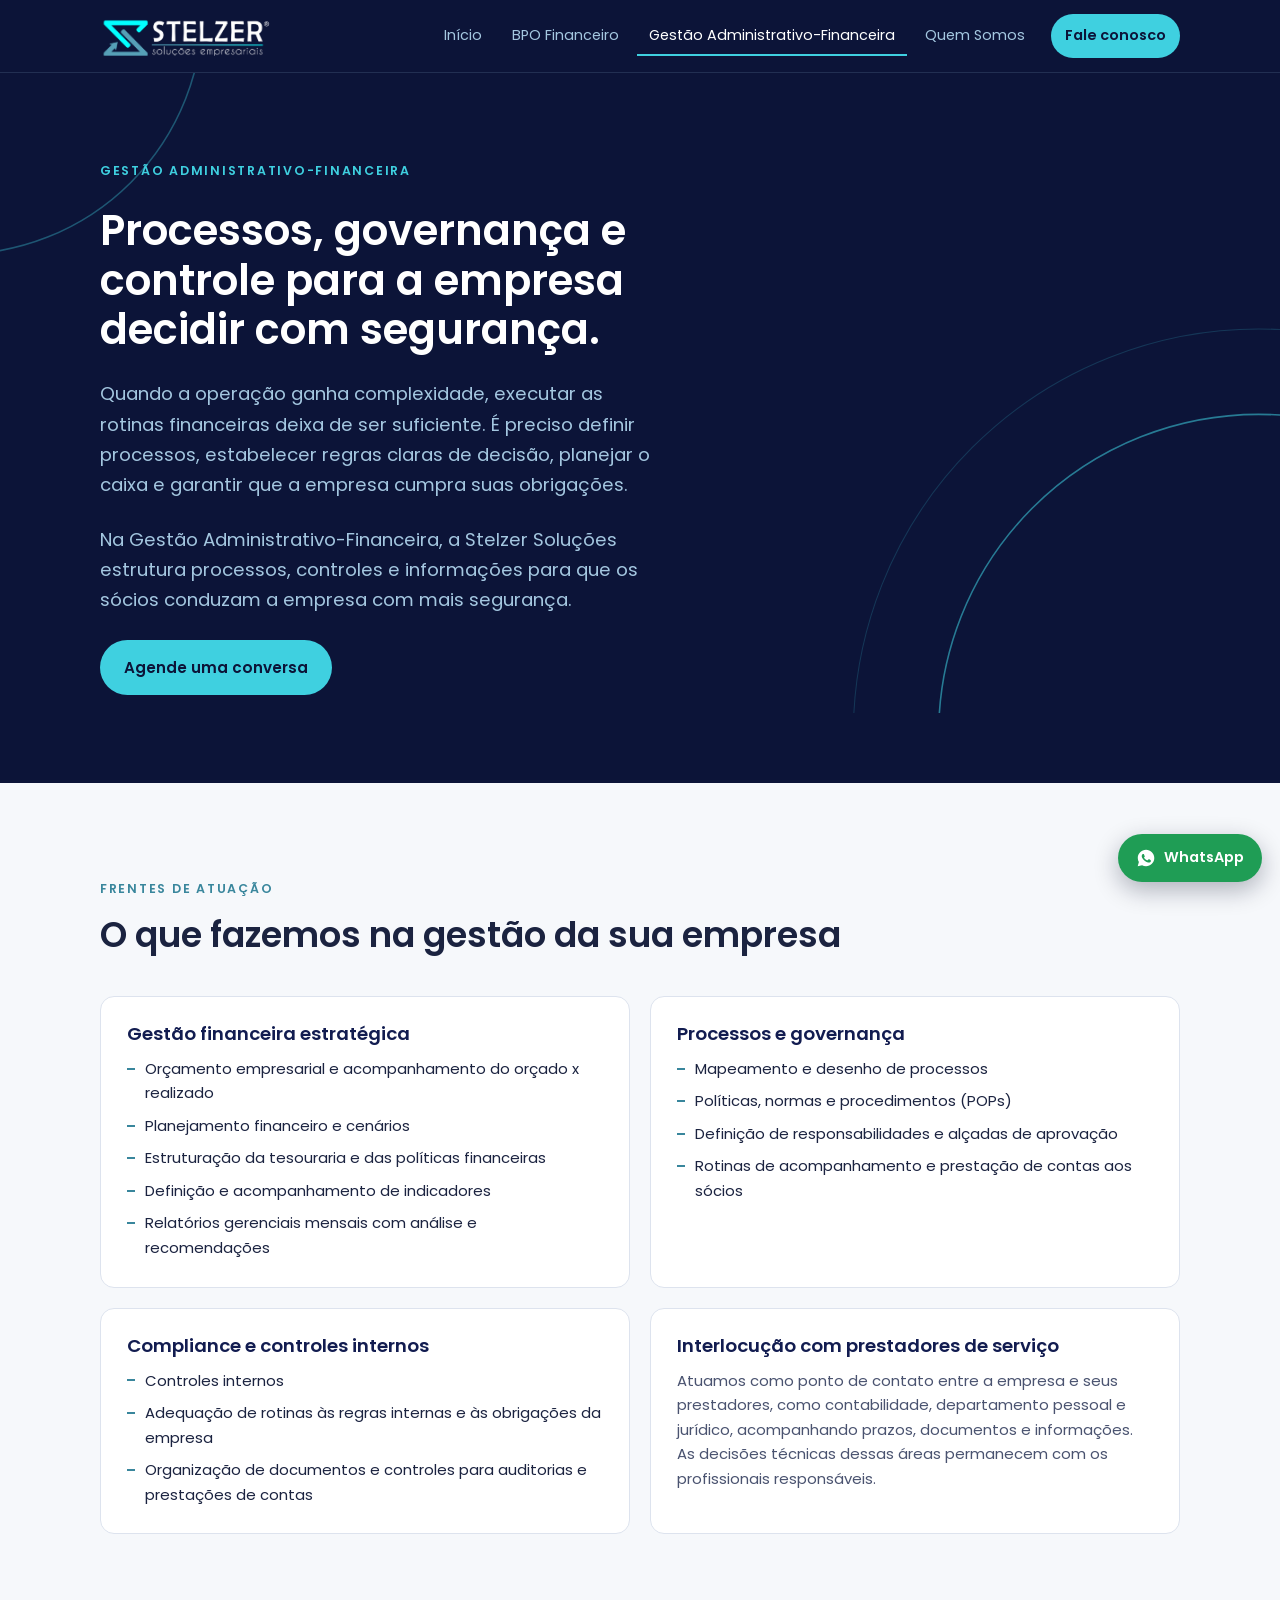
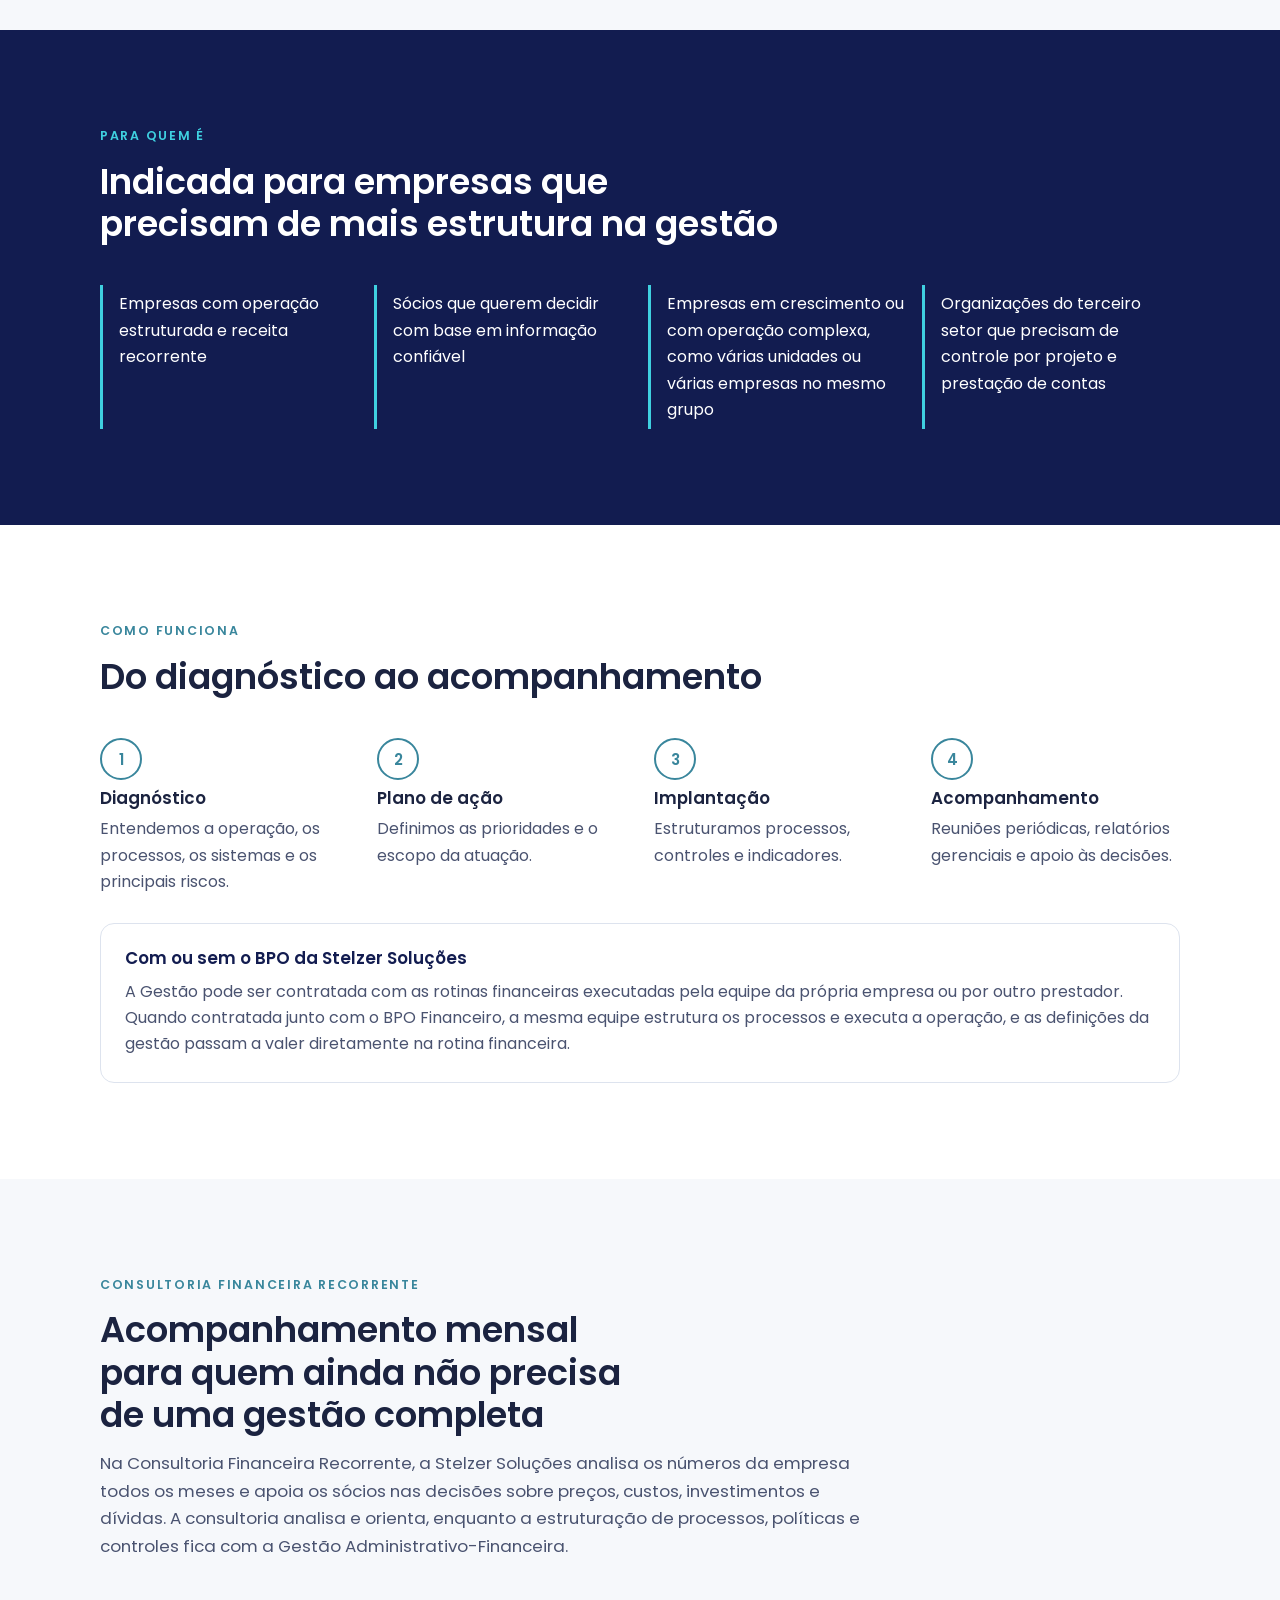
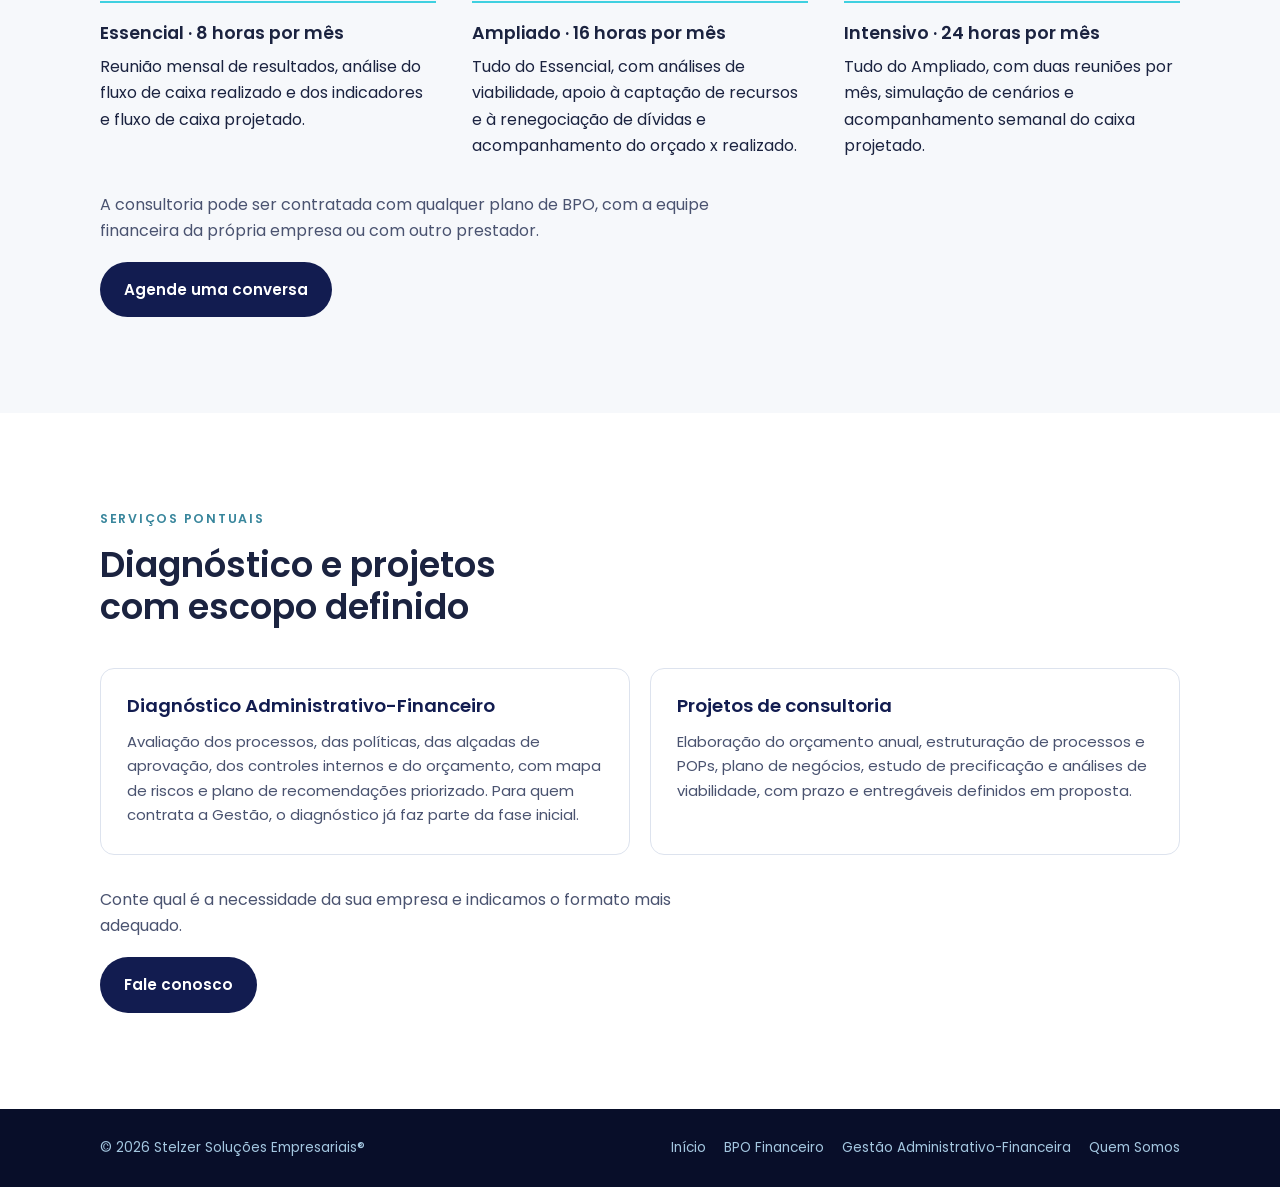
<file: gestao-administrativo-financeira.html>
<!doctype html>
<html lang="pt-BR">
<head>
<meta charset="utf-8">
<meta name="viewport" content="width=device-width, initial-scale=1, viewport-fit=cover">
<title>Gestão Administrativo-Financeira | Stelzer Soluções</title>
<meta name="claude:viewport-fit-sides" content="cover">
<meta name="description" content="Gestão administrativa e financeira para empresas: processos, governança, compliance, controles internos, orçamento, fluxo de caixa projetado e indicadores.">
<meta property="og:title" content="Gestão Administrativo-Financeira | Stelzer Soluções">
<meta property="og:description" content="Gestão administrativa e financeira para empresas: processos, governança, compliance, controles internos, orçamento, fluxo de caixa projetado e indicadores.">
<meta property="og:type" content="website">
<meta property="og:locale" content="pt_BR">
<meta property="og:site_name" content="Stelzer Soluções Empresariais">
<meta property="og:url" content="https://stelzersolucoes.com.br/gestao-administrativo-financeira.html">
<meta property="og:image" content="https://stelzersolucoes.com.br/imagens/compartilhamento.jpg">
<meta property="og:image:width" content="1200">
<meta property="og:image:height" content="630">
<meta property="og:image:alt" content="Stelzer Soluções Empresariais: soluções administrativas e financeiras para empresas">
<meta name="twitter:card" content="summary_large_image">
<link rel="preconnect" href="https://fonts.googleapis.com">
<link rel="preconnect" href="https://fonts.gstatic.com" crossorigin>
<link rel="stylesheet" href="https://fonts.googleapis.com/css2?family=Poppins:ital,wght@0,400;0,500;0,600;1,400&display=swap">
<link rel="stylesheet" href="estilo.css">
</head>
<body>
<header class="topo">
  <div class="wrap">
    <a class="marca" href="index.html" aria-label="Stelzer Soluções Empresariais, página inicial">
      <img src="imagens/logo.png" alt="Stelzer Soluções Empresariais" data-fallback="sem-logo">
      <span class="marca-texto">STELZER<small>soluções empresariais</small></span>
    </a>
    <button class="menu-botao" type="button" id="menu-botao" aria-expanded="false" aria-controls="menu">Menu</button>
    <nav class="menu" id="menu" aria-label="Menu principal">
        <a href="index.html">Início</a>
        <a href="bpo-financeiro.html">BPO Financeiro</a>
        <a href="gestao-administrativo-financeira.html" aria-current="page">Gestão Administrativo-Financeira</a>
        <a href="a-stelzer.html">Quem Somos</a>
        <a class="btn btn-primario btn-sm" href="https://wa.me/5521997610626?text=Ol%C3%A1%21%20Vim%20pelo%20site%20da%20Stelzer%20Solu%C3%A7%C3%B5es%20e%20gostaria%20de%20conversar%20sobre%20a%20gest%C3%A3o%20da%20minha%20empresa." target="_blank" rel="noopener">Fale conosco</a>
    </nav>
  </div>
</header>
<main>
<section class="capa capa-interna">
  <svg class="arcos" viewBox="0 0 1200 600" preserveAspectRatio="xMidYMid slice" aria-hidden="true">
      <circle cx="1180" cy="620" r="300" fill="none" stroke="#3fd0e0" stroke-opacity="0.55" stroke-width="1.5"/>
      <circle cx="1180" cy="620" r="380" fill="none" stroke="#3fd0e0" stroke-opacity="0.18" stroke-width="1"/>
      <circle cx="-40" cy="-60" r="230" fill="none" stroke="#3fd0e0" stroke-opacity="0.35" stroke-width="1.5"/>
    </svg>
  <div class="wrap">
    <div class="capa-conteudo">
      <span class="eyebrow">Gestão Administrativo-Financeira</span>
      <h1>Processos, governança e controle para a empresa decidir com segurança.</h1>
      <p>Quando a operação ganha complexidade, executar as rotinas financeiras deixa de ser suficiente. É preciso definir processos, estabelecer regras claras de decisão, planejar o caixa e garantir que a empresa cumpra suas obrigações.</p>
      <p>Na Gestão Administrativo-Financeira, a Stelzer Soluções estrutura processos, controles e informações para que os sócios conduzam a empresa com mais segurança.</p>
      <div class="botoes"><a class="btn btn-primario" href="https://wa.me/5521997610626?text=Ol%C3%A1%21%20Vim%20pelo%20site%20da%20Stelzer%20Solu%C3%A7%C3%B5es%20e%20gostaria%20de%20conversar%20sobre%20a%20gest%C3%A3o%20da%20minha%20empresa." target="_blank" rel="noopener">Agende uma conversa</a></div>
    </div>
  </div>
</section>

<section class="faixa clara">
  <div class="wrap">
    <div class="cabeca">
      <span class="eyebrow">Frentes de atuação</span>
      <h2>O que fazemos na gestão da sua empresa</h2>
    </div>
    <div class="areas">
      <article class="area">
        <h3>Gestão financeira estratégica</h3>
        <ul>
          <li>Orçamento empresarial e acompanhamento do orçado x realizado</li>
          <li>Planejamento financeiro e cenários</li>
          <li>Estruturação da tesouraria e das políticas financeiras</li>
          <li>Definição e acompanhamento de indicadores</li>
          <li>Relatórios gerenciais mensais com análise e recomendações</li>
        </ul>
      </article>
      <article class="area">
        <h3>Processos e governança</h3>
        <ul>
          <li>Mapeamento e desenho de processos</li>
          <li>Políticas, normas e procedimentos (POPs)</li>
          <li>Definição de responsabilidades e alçadas de aprovação</li>
          <li>Rotinas de acompanhamento e prestação de contas aos sócios</li>
        </ul>
      </article>
      <article class="area">
        <h3>Compliance e controles internos</h3>
        <ul>
          <li>Controles internos</li>
          <li>Adequação de rotinas às regras internas e às obrigações da empresa</li>
          <li>Organização de documentos e controles para auditorias e prestações de contas</li>
        </ul>
      </article>
      <article class="area">
        <h3>Interlocução com prestadores de serviço</h3>
        <p>Atuamos como ponto de contato entre a empresa e seus prestadores, como contabilidade, departamento pessoal e jurídico, acompanhando prazos, documentos e informações. As decisões técnicas dessas áreas permanecem com os profissionais responsáveis.</p>
      </article>
    </div>
  </div>
</section>

<section class="faixa dark">
  <div class="wrap">
    <div class="cabeca">
      <span class="eyebrow">Para quem é</span>
      <h2>Indicada para empresas que precisam de mais estrutura na gestão</h2>
    </div>
    <ul class="lista-publico">
      <li>Empresas com operação estruturada e receita recorrente</li>
      <li>Sócios que querem decidir com base em informação confiável</li>
      <li>Empresas em crescimento ou com operação complexa, como várias unidades ou várias empresas no mesmo grupo</li>
      <li>Organizações do terceiro setor que precisam de controle por projeto e prestação de contas</li>
    </ul>
  </div>
</section>

<section class="faixa">
  <div class="wrap">
    <div class="cabeca">
      <span class="eyebrow">Como funciona</span>
      <h2>Do diagnóstico ao acompanhamento</h2>
    </div>
    <ol class="etapas">
      <li><h3>Diagnóstico</h3><p>Entendemos a operação, os processos, os sistemas e os principais riscos.</p></li>
      <li><h3>Plano de ação</h3><p>Definimos as prioridades e o escopo da atuação.</p></li>
      <li><h3>Implantação</h3><p>Estruturamos processos, controles e indicadores.</p></li>
      <li><h3>Acompanhamento</h3><p>Reuniões periódicas, relatórios gerenciais e apoio às decisões.</p></li>
    </ol>
    <div class="nota">
      <h3>Com ou sem o BPO da Stelzer Soluções</h3>
      <p>A Gestão pode ser contratada com as rotinas financeiras executadas pela equipe da própria empresa ou por outro prestador. Quando contratada junto com o BPO Financeiro, a mesma equipe estrutura os processos e executa a operação, e as definições da gestão passam a valer diretamente na rotina financeira.</p>
    </div>
  </div>
</section>

<section class="faixa clara" id="consultoria">
  <div class="wrap">
    <div class="cabeca">
      <span class="eyebrow">Consultoria Financeira Recorrente</span>
      <h2>Acompanhamento mensal para quem ainda não precisa de uma gestão completa</h2>
      <p>Na Consultoria Financeira Recorrente, a Stelzer Soluções analisa os números da empresa todos os meses e apoia os sócios nas decisões sobre preços, custos, investimentos e dívidas. A consultoria analisa e orienta, enquanto a estruturação de processos, políticas e controles fica com a Gestão Administrativo-Financeira.</p>
    </div>
    <div class="trio">
      <div>
        <h3>Essencial · 8 horas por mês</h3>
        <p>Reunião mensal de resultados, análise do fluxo de caixa realizado e dos indicadores e fluxo de caixa projetado.</p>
      </div>
      <div>
        <h3>Ampliado · 16 horas por mês</h3>
        <p>Tudo do Essencial, com análises de viabilidade, apoio à captação de recursos e à renegociação de dívidas e acompanhamento do orçado x realizado.</p>
      </div>
      <div>
        <h3>Intensivo · 24 horas por mês</h3>
        <p>Tudo do Ampliado, com duas reuniões por mês, simulação de cenários e acompanhamento semanal do caixa projetado.</p>
      </div>
    </div>
    <div class="valor rodape-etapas">
      <p>A consultoria pode ser contratada com qualquer plano de BPO, com a equipe financeira da própria empresa ou com outro prestador.</p>
      <a class="btn btn-escuro" href="https://wa.me/5521997610626?text=Ol%C3%A1%21%20Vim%20pelo%20site%20da%20Stelzer%20Solu%C3%A7%C3%B5es%20e%20gostaria%20de%20conversar%20sobre%20a%20gest%C3%A3o%20da%20minha%20empresa." target="_blank" rel="noopener">Agende uma conversa</a>
    </div>
  </div>
</section>

<section class="faixa">
  <div class="wrap">
    <div class="cabeca">
      <span class="eyebrow">Serviços pontuais</span>
      <h2>Diagnóstico e projetos com escopo definido</h2>
    </div>
    <div class="areas">
      <article class="area">
        <h3>Diagnóstico Administrativo-Financeiro</h3>
        <p>Avaliação dos processos, das políticas, das alçadas de aprovação, dos controles internos e do orçamento, com mapa de riscos e plano de recomendações priorizado. Para quem contrata a Gestão, o diagnóstico já faz parte da fase inicial.</p>
      </article>
      <article class="area">
        <h3>Projetos de consultoria</h3>
        <p>Elaboração do orçamento anual, estruturação de processos e POPs, plano de negócios, estudo de precificação e análises de viabilidade, com prazo e entregáveis definidos em proposta.</p>
      </article>
    </div>
    <div class="valor rodape-etapas">
      <p>Conte qual é a necessidade da sua empresa e indicamos o formato mais adequado.</p>
      <a class="btn btn-escuro" href="https://wa.me/5521997610626?text=Ol%C3%A1%21%20Vim%20pelo%20site%20da%20Stelzer%20Solu%C3%A7%C3%B5es%20e%20gostaria%20de%20conversar%20sobre%20a%20gest%C3%A3o%20da%20minha%20empresa." target="_blank" rel="noopener">Fale conosco</a>
    </div>
  </div>
</section>

</main>
<footer class="rodape">
  <div class="wrap">
    <span>© 2026 Stelzer Soluções Empresariais®</span>
    <nav aria-label="Rodapé"><a href="index.html">Início</a> <a href="bpo-financeiro.html">BPO Financeiro</a> <a href="gestao-administrativo-financeira.html">Gestão Administrativo-Financeira</a> <a href="a-stelzer.html">Quem Somos</a></nav>
  </div>
</footer>
<a class="zap" href="https://wa.me/5521997610626?text=Ol%C3%A1%21%20Vim%20pelo%20site%20da%20Stelzer%20Solu%C3%A7%C3%B5es%20e%20gostaria%20de%20conversar%20sobre%20a%20gest%C3%A3o%20da%20minha%20empresa." target="_blank" rel="noopener" aria-label="Fale conosco pelo WhatsApp"><svg viewBox="0 0 24 24" aria-hidden="true"><path d="M12.04 2C6.58 2 2.13 6.45 2.13 11.91c0 1.75.46 3.45 1.32 4.95L2.05 22l5.25-1.38a9.9 9.9 0 0 0 4.74 1.21h.01c5.46 0 9.91-4.45 9.91-9.91C21.96 6.45 17.5 2 12.04 2zm5.8 14.06c-.24.68-1.42 1.3-1.95 1.34-.5.05-.97.23-3.27-.68-2.76-1.09-4.5-3.92-4.64-4.1-.13-.18-1.1-1.47-1.1-2.8 0-1.33.7-1.99.95-2.26.24-.27.53-.34.71-.34h.51c.16 0 .38-.06.6.46.23.54.77 1.87.84 2.01.07.13.11.29.02.47-.09.18-.13.29-.27.45-.13.16-.28.35-.4.47-.13.13-.27.28-.12.55.16.27.7 1.15 1.5 1.86 1.03.92 1.9 1.2 2.17 1.34.27.13.43.11.58-.07.16-.18.67-.78.85-1.05.18-.27.36-.22.6-.13.25.09 1.57.74 1.84.87.27.13.45.2.51.31.07.11.07.65-.17 1.33z"/></svg><span>WhatsApp</span></a>
<script>
  (function () {
    var botao = document.getElementById("menu-botao");
    var menu = document.getElementById("menu");
    if (botao && menu) {
      botao.addEventListener("click", function () {
        var aberto = menu.classList.toggle("aberto");
        botao.setAttribute("aria-expanded", aberto ? "true" : "false");
      });
    }
    // Quando uma imagem ainda não foi adicionada à pasta, mostra o texto alternativo no lugar.
    document.querySelectorAll("img[data-fallback]").forEach(function (img) {
      var alvo = img.closest(".marca, .cliente, .foto") || img.parentElement;
      var falhou = function () { alvo.classList.add(img.getAttribute("data-fallback")); };
      if (img.complete && img.naturalWidth === 0) falhou();
      img.addEventListener("error", falhou);
    });
  })();
</script>
</body>
</html>
</file>
<file: estilo.css>
/* Layout: faixas alternadas azul-marinho (marca) e claras (leitura), com linhas finas em turquesa como assinatura visual. */
:root {
  --navy: #121c50;
  --navy-deep: #0c1438;
  --petrol: #39869c;
  --petrol-light: #56a0b7;
  --sky: #a4c7e0;
  --neon: #3fd0e0;
  --paper: #f6f8fb;
  --white: #ffffff;
  --ink: #1b2340;
  --ink-soft: #4a5370;
  --line: #dde3ee;
  --font: "Poppins", "Segoe UI", system-ui, -apple-system, sans-serif;
  --radius: 14px;
  --wrap: 1120px;
  color-scheme: light;
}

* { box-sizing: border-box; }
html { scroll-behavior: smooth; }
@media (prefers-reduced-motion: reduce) { html { scroll-behavior: auto; } * { transition: none !important; } }

body {
  margin: 0;
  font-family: var(--font);
  font-size: 16px;
  line-height: 1.65;
  color: var(--ink);
  background: var(--white);
  -webkit-font-smoothing: antialiased;
}

img { max-width: 100%; display: block; }
a { color: inherit; }
h1, h2, h3 { line-height: 1.2; text-wrap: balance; margin: 0; font-weight: 600; }
p { margin: 0; }

.wrap {
  max-width: var(--wrap);
  margin: 0 auto;
  padding-left: max(20px, env(safe-area-inset-left, 0px));
  padding-right: max(20px, env(safe-area-inset-right, 0px));
}

.eyebrow {
  font-size: 0.78rem;
  font-weight: 600;
  letter-spacing: 0.14em;
  text-transform: uppercase;
  color: var(--petrol);
}
.dark .eyebrow { color: var(--neon); }

.rule { width: 72px; height: 3px; background: var(--neon); border: 0; margin: 0; }

/* ---------- Cabeçalho ---------- */
body::before {
  content: ""; position: fixed; inset: 0 0 auto;
  height: env(safe-area-inset-top, 0px); z-index: 60; background: var(--navy-deep);
}
.topo {
  position: sticky; top: env(safe-area-inset-top, 0px); z-index: 50;
  background: var(--navy-deep); color: var(--white);
  border-bottom: 1px solid rgba(164, 199, 224, 0.15);
}
.topo .wrap { display: flex; align-items: center; justify-content: space-between; gap: 16px; min-height: 72px; }
.marca { display: flex; align-items: center; text-decoration: none; color: var(--white); }
.marca img { height: 40px; width: auto; }
.marca .marca-texto { display: none; font-weight: 600; letter-spacing: 0.04em; line-height: 1.1; }
.marca .marca-texto small { display: block; font-weight: 400; font-size: 0.72rem; letter-spacing: 0.08em; color: var(--sky); }
.marca.sem-logo img { display: none; }
.marca.sem-logo .marca-texto { display: block; }

.menu { display: flex; align-items: center; gap: 6px; }
.menu a {
  text-decoration: none; font-size: 0.9rem; padding: 8px 12px; border-radius: 8px;
  color: var(--sky);
}
.menu a:hover, .menu a:focus-visible { color: var(--white); background: rgba(164, 199, 224, 0.1); }
.menu a[aria-current="page"] { color: var(--white); box-shadow: inset 0 -2px 0 var(--neon); border-radius: 0; }
.menu .btn { margin-left: 8px; }
.menu-botao {
  display: none; background: none; border: 1px solid rgba(164, 199, 224, 0.4); color: var(--white);
  font: inherit; font-size: 0.85rem; padding: 8px 14px; border-radius: 8px; cursor: pointer;
}

@media (max-width: 960px) {
  .menu-botao { display: block; }
  .menu {
    display: none; position: absolute; left: 0; right: 0; top: 100%;
    flex-direction: column; align-items: stretch; gap: 2px;
    background: var(--navy-deep);
    padding: 8px max(20px, env(safe-area-inset-right, 0px)) 20px max(20px, env(safe-area-inset-left, 0px));
    border-bottom: 1px solid rgba(164, 199, 224, 0.15);
  }
  .menu.aberto { display: flex; }
  .menu a { padding: 12px 8px; }
  .menu a[aria-current="page"] { box-shadow: inset 3px 0 0 var(--neon); padding-left: 14px; }
  .menu .btn { margin: 10px 0 0; text-align: center; }
}

/* ---------- Botões ---------- */
.btn {
  display: inline-flex; align-items: center; justify-content: center; gap: 8px;
  font-family: var(--font); font-weight: 600; font-size: 0.95rem;
  text-decoration: none; padding: 13px 22px; border-radius: 999px; border: 2px solid transparent;
  cursor: pointer; transition: transform 0.15s ease, background 0.15s ease;
}
.btn:hover { transform: translateY(-1px); }
.btn:focus-visible, .menu a:focus-visible, .menu-botao:focus-visible { outline: 3px solid var(--neon); outline-offset: 2px; }
.btn-primario { background: var(--neon); color: var(--navy-deep); }
.btn-primario:hover { background: #6fe0eb; }
.btn-contorno { border-color: var(--sky); color: var(--white); background: transparent; }
.btn-contorno:hover { background: rgba(164, 199, 224, 0.12); }
.btn-escuro { background: var(--navy); color: var(--white); }
.btn-escuro:hover { background: var(--navy-deep); }
.btn-sm { padding: 9px 16px; font-size: 0.85rem; }
.botoes { display: flex; flex-wrap: wrap; gap: 12px; }

/* ---------- Faixas ---------- */
.faixa { padding-block: clamp(56px, 8vw, 96px); }
.faixa.clara { background: var(--paper); }
.faixa.dark { background: var(--navy); color: var(--white); }
.faixa.dark p { color: var(--sky); }
.cabeca { display: grid; gap: 14px; max-width: 760px; margin-bottom: 40px; }
.cabeca h2 { font-size: clamp(1.6rem, 3vw, 2.2rem); }
.cabeca p { color: var(--ink-soft); font-size: 1.05rem; }
.dark .cabeca p { color: var(--sky); }

/* ---------- Capa ---------- */
.capa {
  position: relative; overflow: hidden; background: var(--navy-deep); color: var(--white);
  padding-block: clamp(56px, 9vw, 120px);
}
.capa .fundo { position: absolute; inset: 0; }
.capa .fundo img { width: 100%; height: 100%; object-fit: cover; object-position: right center; }
.capa .fundo::after {
  content: ""; position: absolute; inset: 0;
  background: linear-gradient(90deg, rgba(12, 20, 56, 0.97) 0%, rgba(12, 20, 56, 0.88) 45%, rgba(12, 20, 56, 0.35) 100%);
}
.capa .arcos { position: absolute; inset: 0; pointer-events: none; }
.capa .wrap { position: relative; }
.capa-conteudo { display: grid; gap: 24px; max-width: 660px; }
.capa h1 { font-size: clamp(1.9rem, 4.4vw, 3rem); font-weight: 600; }
.capa h1 .destaque { color: var(--neon); }
.capa p { font-size: clamp(1rem, 1.6vw, 1.15rem); color: var(--sky); max-width: 560px; }

.capa-interna { padding-block: clamp(48px, 7vw, 88px); }
.capa-interna h1 { font-size: clamp(1.8rem, 4vw, 2.6rem); }
.capa-interna .capa-conteudo { max-width: 760px; }

/* ---------- Frentes (Início) ---------- */
.frentes { display: grid; grid-template-columns: repeat(auto-fit, minmax(300px, 1fr)); gap: 24px; }
.frente {
  display: grid; gap: 18px; align-content: start;
  background: var(--white); border: 1px solid var(--line); border-radius: var(--radius);
  padding: clamp(24px, 4vw, 36px); min-width: 0;
}
.frente h3 { font-size: 1.35rem; color: var(--navy); }
.frente p { color: var(--ink-soft); }
.frente ul { margin: 0; padding: 0; list-style: none; display: grid; gap: 8px; }
.frente li { padding-left: 22px; position: relative; color: var(--ink); font-size: 0.95rem; }
.frente li::before { content: ""; position: absolute; left: 0; top: 0.72em; width: 10px; height: 2px; background: var(--petrol); }
.frente .btn { justify-self: start; margin-top: 6px; }

/* ---------- Diferenciais ---------- */
.trio { display: grid; grid-template-columns: repeat(auto-fit, minmax(240px, 1fr)); gap: 36px; }
.trio > div { display: grid; gap: 10px; align-content: start; min-width: 0; border-top: 2px solid var(--neon); padding-top: 20px; }
.trio h3 { font-size: 1.1rem; }

/* ---------- Clientes ---------- */
.clientes { display: grid; grid-template-columns: repeat(auto-fill, minmax(150px, 1fr)); gap: 14px; }
.cliente {
  aspect-ratio: 4 / 3; max-width: 100%; display: grid; place-items: center; text-align: center;
  background: var(--white); border: 1px solid var(--line); border-radius: 12px; padding: 14px;
}
.cliente img { max-height: 70px; width: auto; object-fit: contain; }
.cliente span { display: none; font-size: 0.85rem; font-weight: 600; color: var(--navy); line-height: 1.3; }
.cliente.sem-img img { display: none; }
.cliente.sem-img span { display: block; }

/* ---------- Listas de serviços ---------- */
.chips { display: flex; flex-wrap: wrap; gap: 10px; margin: 0; padding: 0; list-style: none; }
.chips li { background: var(--white); border: 1px solid var(--line); border-radius: 999px; padding: 8px 16px; font-size: 0.92rem; }

.planos { display: grid; grid-template-columns: repeat(auto-fit, minmax(260px, 1fr)); gap: 20px; }
.plano {
  display: grid; grid-template-rows: auto auto 1fr; gap: 16px; min-width: 0;
  border: 1px solid var(--line); border-radius: var(--radius); background: var(--white); overflow: hidden;
}
.plano header { padding: 22px 24px 0; display: grid; gap: 4px; }
.plano h3 { font-size: 1.3rem; color: var(--navy); }
.plano .base { font-size: 0.85rem; color: var(--ink-soft); }
.plano .barra { height: 4px; }
.plano.bronze .barra { background: #9c6b45; }
.plano.prata .barra { background: #9aa6b8; }
.plano.ouro .barra { background: #c9a227; }
.plano ul { margin: 0; padding: 0 24px 26px; list-style: none; display: grid; gap: 10px; align-content: start; }
.plano li { padding-left: 24px; position: relative; font-size: 0.93rem; }
.plano li::before {
  content: ""; position: absolute; left: 2px; top: 0.45em; width: 10px; height: 6px;
  border-left: 2px solid var(--petrol); border-bottom: 2px solid var(--petrol); transform: rotate(-45deg);
}

.nota {
  margin-top: 28px; display: grid; gap: 10px; padding: 24px; border-radius: var(--radius);
  background: var(--white); border: 1px solid var(--line);
}
.nota h3 { font-size: 1.05rem; color: var(--navy); }
.nota p { color: var(--ink-soft); }

.valor { margin-top: 28px; display: flex; flex-wrap: wrap; align-items: center; justify-content: space-between; gap: 18px; }
.valor p { max-width: 640px; color: var(--ink-soft); }

/* Etapas (sequência real: a ordem importa) */
.etapas { list-style: none; margin: 0; padding: 0; display: grid; grid-template-columns: repeat(auto-fit, minmax(220px, 1fr)); gap: 28px; counter-reset: etapa; }
.etapas li { counter-increment: etapa; display: grid; gap: 8px; align-content: start; min-width: 0; }
.etapas li::before {
  content: counter(etapa); font-weight: 600; font-size: 0.95rem; width: 38px; height: 38px;
  display: grid; place-items: center; border-radius: 50%; border: 2px solid var(--neon); color: var(--neon);
}
.etapas h3 { font-size: 1.05rem; }
.faixa:not(.dark) .etapas li::before { color: var(--petrol); border-color: var(--petrol); }
.faixa:not(.dark) .etapas p { color: var(--ink-soft); }
.rodape-etapas { margin-top: 32px; max-width: 720px; }

.areas { display: grid; grid-template-columns: repeat(auto-fit, minmax(260px, 1fr)); gap: 20px; }
.area { display: grid; gap: 12px; align-content: start; min-width: 0; padding: 26px; border-radius: var(--radius); background: var(--white); border: 1px solid var(--line); }
.area h3 { font-size: 1.15rem; color: var(--navy); }
.area ul { margin: 0; padding: 0; list-style: none; display: grid; gap: 8px; }
.area li { padding-left: 18px; position: relative; font-size: 0.93rem; color: var(--ink); }
.area li::before { content: ""; position: absolute; left: 0; top: 0.72em; width: 8px; height: 2px; background: var(--petrol); }
.area p { color: var(--ink-soft); font-size: 0.93rem; }

.lista-publico { list-style: none; margin: 0; padding: 0; display: grid; grid-template-columns: repeat(auto-fit, minmax(240px, 1fr)); gap: 16px; }
.lista-publico li { border-left: 3px solid var(--neon); padding: 6px 0 6px 16px; color: var(--white); }

/* ---------- Duas colunas ---------- */
.duas { display: grid; grid-template-columns: repeat(auto-fit, minmax(300px, 1fr)); gap: clamp(32px, 5vw, 64px); align-items: center; }
.duas > * { min-width: 0; }
.texto { display: grid; gap: 16px; }
.texto p { color: var(--ink-soft); }
.dark .texto p { color: var(--sky); }
.foto { border-radius: var(--radius); overflow: hidden; background: var(--navy); aspect-ratio: 4 / 3; max-width: 100%; position: relative; }
.foto img { width: 100%; height: 100%; object-fit: cover; }
.foto.retrato { aspect-ratio: 4 / 5; max-width: 380px; justify-self: center; width: 100%; border: 2px solid var(--neon); }
.foto .vazio {
  display: none; position: absolute; inset: 0; place-items: center; text-align: center; padding: 20px;
  color: var(--sky); font-size: 0.85rem; border: 1px dashed rgba(164, 199, 224, 0.5); border-radius: var(--radius);
}
.foto.sem-img img { display: none; }
.foto.sem-img .vazio { display: grid; }

.mvv { display: grid; grid-template-columns: repeat(auto-fit, minmax(300px, 1fr)); gap: clamp(32px, 5vw, 64px); }
.mvv > div { display: grid; gap: 14px; align-content: start; min-width: 0; }
.valores { list-style: none; margin: 0; padding: 0; display: grid; gap: 18px; }
.valores strong { display: block; color: var(--white); font-weight: 600; }
.valores span { color: var(--sky); font-size: 0.95rem; }

blockquote.fala { margin: 0; font-size: clamp(1.05rem, 1.8vw, 1.25rem); line-height: 1.7; color: var(--white); font-style: italic; }
.assinatura { display: grid; gap: 2px; }
.assinatura strong { color: var(--white); }
.assinatura span { color: var(--sky); font-size: 0.85rem; }

/* ---------- Contato ---------- */
.contato { background: var(--navy-deep); color: var(--white); padding-block: clamp(56px, 8vw, 88px); }
.contato .duas { align-items: start; }
.contato h2 { font-size: clamp(1.6rem, 3vw, 2.2rem); }
.contato p { color: var(--sky); }
.canais { display: grid; gap: 16px; }
.canal { display: grid; gap: 2px; }
.canal small { color: var(--sky); font-size: 0.78rem; letter-spacing: 0.1em; text-transform: uppercase; }
.canal a, .canal span { color: var(--white); font-weight: 500; text-decoration: none; overflow-wrap: anywhere; }
.canal a:hover { color: var(--neon); }

/* ---------- Rodapé ---------- */
.rodape { background: #080e29; color: var(--sky); font-size: 0.85rem; padding-block: 28px; }
.rodape .wrap { display: flex; flex-wrap: wrap; justify-content: space-between; gap: 12px 28px; }
.rodape nav { display: flex; flex-wrap: wrap; gap: 6px 18px; }
.rodape a { text-decoration: none; color: var(--sky); }
.rodape a:hover { color: var(--white); }

/* ---------- WhatsApp fixo ---------- */
.zap {
  position: fixed; z-index: 40;
  right: calc(18px + env(safe-area-inset-right, 0px));
  bottom: calc(18px + env(safe-area-inset-bottom, 0px));
  display: inline-flex; align-items: center; gap: 8px;
  background: #1f9d55; color: var(--white); text-decoration: none; font-weight: 600; font-size: 0.9rem;
  padding: 12px 18px; border-radius: 999px; box-shadow: 0 8px 24px rgba(8, 14, 41, 0.3);
}
.zap:hover { background: #18864a; }
.zap svg { width: 20px; height: 20px; fill: currentColor; }
@media (max-width: 520px) { .zap span { display: none; } .zap { padding: 14px; } }

.capa .eyebrow { color: var(--neon); }
.capa .fundo.sem-img { display: none; }
.menu a.btn-primario, .menu a.btn-primario:hover { color: var(--navy-deep); background: var(--neon); box-shadow: none; border-radius: 999px; }
.areas { grid-template-columns: 1fr; }
@media (min-width: 720px) { .areas { grid-template-columns: repeat(2, minmax(0, 1fr)); } }

/* ---------- Logos de clientes em blocos quadrados ---------- */
.clientes { grid-template-columns: repeat(auto-fill, minmax(120px, 1fr)); gap: 12px; }
.cliente { aspect-ratio: 1 / 1; padding: 0; overflow: hidden; border-radius: 14px; }
.cliente img { width: 100%; height: 100%; max-height: none; object-fit: cover; display: block; }
.cliente.sem-img { padding: 14px; }
</file>
